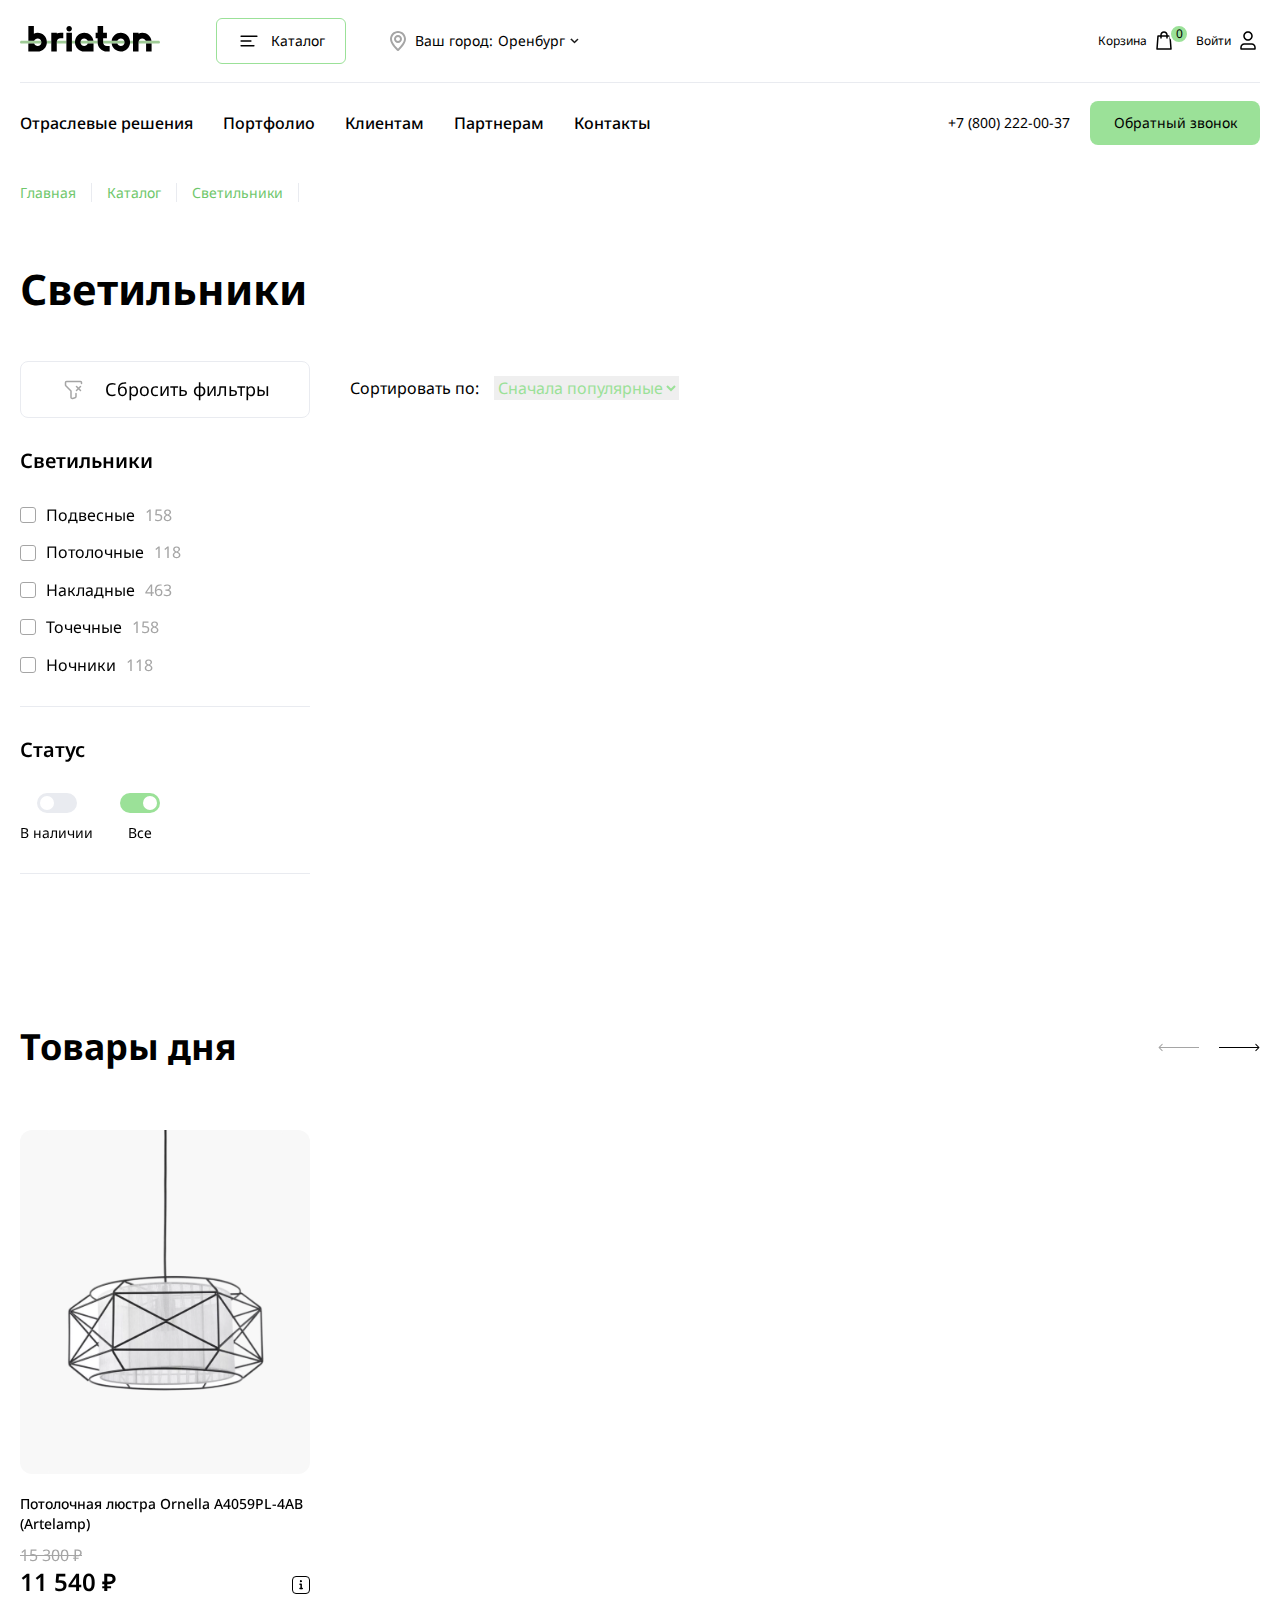
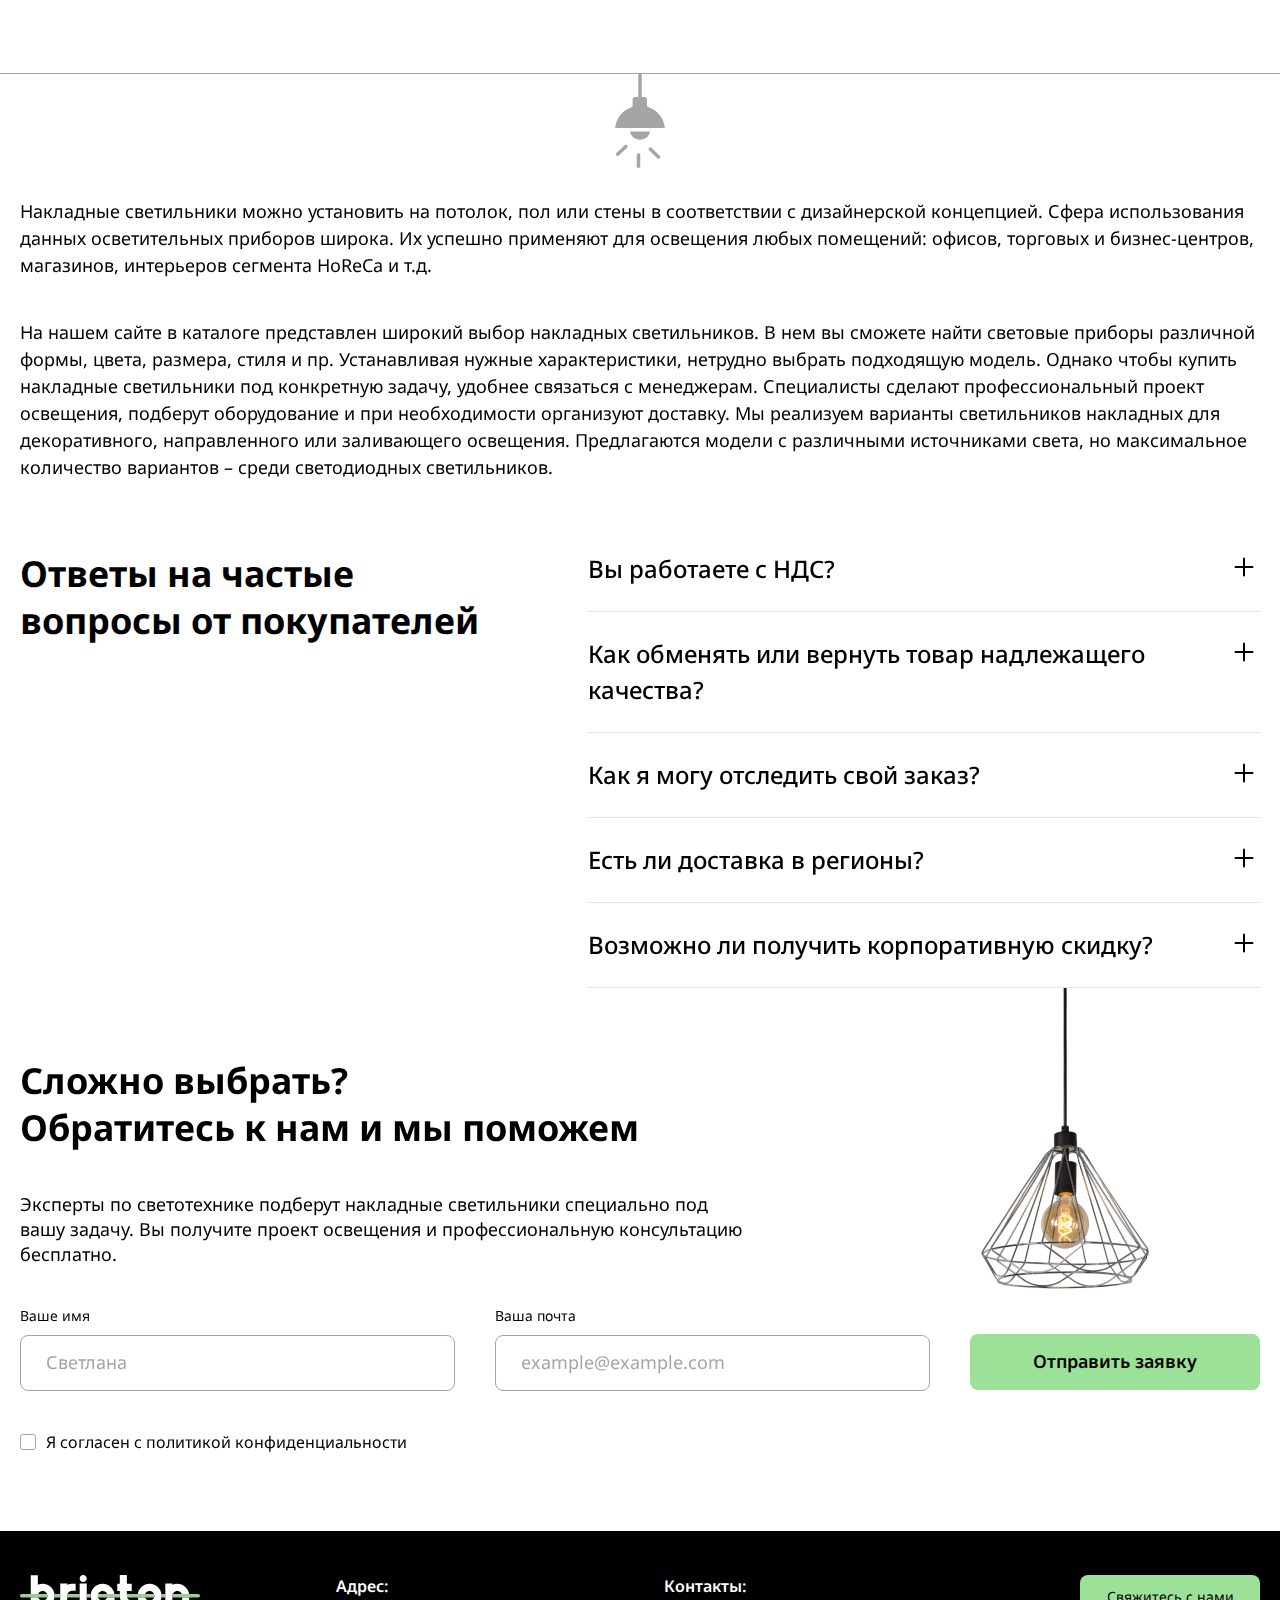
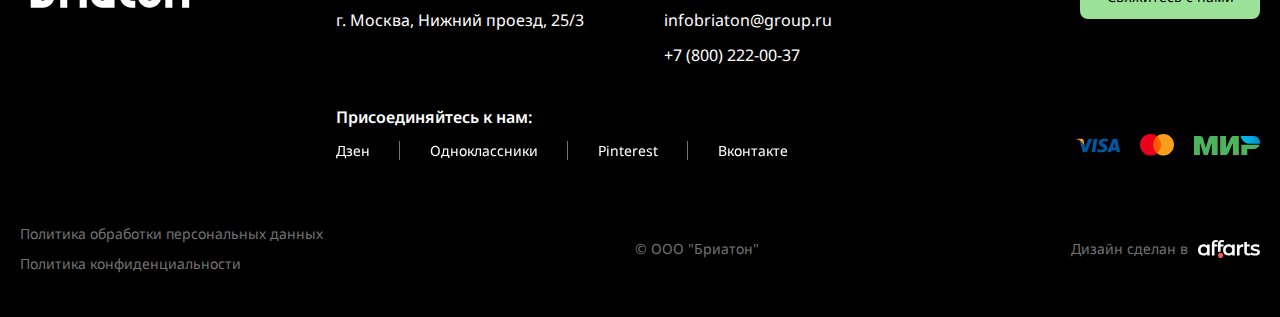
<file: index.html>
<!DOCTYPE html>
<html lang="ru">

<head>
  <meta charset="UTF-8">
  <meta name="viewport" content="width=device-width, initial-scale=1.0">
  <meta http-equiv="X-UA-Compatible" content="ie=edge">
  <link rel="stylesheet" href="css/style.css">
  <!-- <link rel="stylesheet" href="scss/css/tippy.css"> -->
  <title>Каталог товаров - Briaton</title>
</head>

<body>
  <header class="header">
    <div class="container">

      <!-- Header - top -->
      <div class="header__top">
        <a href="#" class="header__logo-link">
          <svg class="header__logo" width="140" height="26" aria-hidden="true">
            <use xlink:href="images/sprite.svg#icon-logo"></use>
          </svg>
        </a>
        <button class="header__catalog-btn" id="catalogButton" type="button">
          <svg class="header__logo" width="24" height="24" aria-hidden="true">
            <use xlink:href="images/sprite.svg#icon-menu"></use>
          </svg>
          <span class="header__catalog-text">Каталог</span>
        </button>

        <!-- Location -->
        <div class="header__location location">
          <svg class="location__icon" width="24" height="24" aria-hidden="true">
            <use xlink:href="images/sprite.svg#icon-location"></use>
          </svg>
          <span class="location__text">Ваш город:</span>
          <button class="location__city" id="locationCityButton" type="button">
            <span class="location__city-name" id="locationCityName">Оренбург</span>
            <svg class="location__arrow" width="9" height="6" aria-hidden="true">
              <use xlink:href="images/sprite.svg#icon-arrow-bottom"></use>
            </svg>
          </button>
          <ul class="location__sublist" id="locationSublist">
            <li class="location__subitem">
              <button class="location__sublink" type="button">Москва</button>
            </li>
            <li class="location__subitem">
              <button class="location__sublink" type="button">Оренбург</button>
            </li>
            <li class="location__subitem">
              <button class="location__sublink" type="button">Санкт-Петербург</button>
            </li>
          </ul>
        </div>

        <!-- User list -->
        <ul class="header__user-list">
          <li class="header__user-item">
            <button class="header__user-btn" type="button">
              <span class="header__user-text">Корзина</span>
              <svg class="header__user-icon" width="24" height="24" aria-hidden="true">
                <use xlink:href="images/sprite.svg#icon-basket"></use>
              </svg>
              <span class="header__user-count">0</span>
            </button>

            <!-- Basket -->
            <div class="header__basket basket">
              <ul class="basket__list">
              <!-- <li class="basket__item">
                <div class="basket__img">
                  <img src="images/item-1.png" alt="Фотография товара" height="60" width="60">
                </div>
                <span class="basket__name">Citilux Идальго CL434321 Бра с выключателем</span>
                <span class="basket__price">5690 руб</span>
                <button class="basket__item-close" type="button">
                  <svg class="main-menu__icon" width="24" height="24" aria-hidden="true">
                    <use xlink:href="images/sprite.svg#icon-close"></use>
                  </svg>
                </button>
              </li> -->
              
              </ul>
              <!-- <a class="basket__link btn" href="#">Перейти к оформлению</a> -->
              <!-- <div class="basket__empty-block">Корзина пока пуста</div> -->
            </div>
          </li>
          <li class="header__user-item">
            <button class="header__user-btn" type="button">
              <span class="header__user-text">Войти</span>
              <svg class="header__user-icon" width="24" height="24" aria-hidden="true">
                <use xlink:href="images/sprite.svg#icon-user"></use>
              </svg>
            </button>
          </li>
        </ul>
      </div>

      <!-- Header - bottom -->
      <div class="header__bottom">
        <ul class="header__nav-list">
          <li class="header__nav-item">
            <a class="header__nav-link" href="#">Отраслевые решения</a>
          </li>
          <li class="header__nav-item">
            <a class="header__nav-link" href="#">Портфолио</a>
          </li>
          <li class="header__nav-item">
            <a class="header__nav-link" href="#">Клиентам</a>
          </li>
          <li class="header__nav-item">
            <a class="header__nav-link" href="#">Партнерам</a>
          </li>
          <li class="header__nav-item">
            <a class="header__nav-link" href="#">Контакты</a>
          </li>
        </ul>
        <div class="header__contacts">
          <a href="tel:+78002220037" class="header__phone">+7 (800) 222-00-37</a>
          <button class="header__btn btn" type="button">Обратный звонок</button>
        </div>
      </div>

      <!-- Catalog -->
      <div class="header__catalog main-menu" id="mainMenu">
        <div class="main-menu__wrapper">
          <div class="main-menu__heading">
            <h2 class="main-menu__title">Категории товаров</h2>
            <button class="main-menu__close" id="mainMenuClose" type="button">
              <svg class="main-menu__icon" width="24" height="24" aria-hidden="true">
                <use xlink:href="images/sprite.svg#icon-close"></use>
              </svg>
            </button>
          </div>
          <ul class="main-menu__list">
            <li class="main-menu__item">
              <a class="main-menu__link" href="#">Люстры</a>
            </li>
            <li class="main-menu__item">
              <a class="main-menu__link main-menu__link--active" href="#">Светильники</a>
            </li>
            <li class="main-menu__item">
              <a class="main-menu__link" href="#">Бра и подсветки</a>
            </li>
            <li class="main-menu__item">
              <a class="main-menu__link" href="#">Споты</a>
            </li>
            <li class="main-menu__item">
              <a class="main-menu__link" href="#">Настольные лампы</a>
            </li>
            <li class="main-menu__item">
              <a class="main-menu__link" href="#">Торшеры</a>
            </li>
            <li class="main-menu__item">
              <a class="main-menu__link" href="#">Трековые системы</a>
            </li>
            <li class="main-menu__item">
              <a class="main-menu__link" href="#">Уличное освещение</a>
            </li>
            <li class="main-menu__item">
              <a class="main-menu__link" href="#">Офисное освещение</a>
            </li>
            <li class="main-menu__item">
              <a class="main-menu__link" href="#">Лампочки</a>
            </li>
            <li class="main-menu__item">
              <a class="main-menu__link" href="#">Светодиоидная подсветка</a>
            </li>
            <li class="main-menu__item">
              <a class="main-menu__link" href="#">Предметы инерьера</a>
            </li>
            <li class="main-menu__item">
              <a class="main-menu__link" href="#">Электротовары</a>
            </li>
            <li class="main-menu__item">
              <a class="main-menu__link" href="#">Комплектующие</a>
            </li>
          </ul>
        </div>
      </div>
    </div>
  </header>

  <main>
    <!-- Breadcrumbs -->
    <div class="breadcrumbs">
      <div class="container">
        <ul class="breadcrumbs__list">
          <li class="breadcrumbs__item">
            <a class="breadcrumbs__link" href="#">Главная</a>
          </li>
          <li class="breadcrumbs__item">
            <a class="breadcrumbs__link" href="#">Каталог</a>
          </li>
          <li class="breadcrumbs__item">
            <a class="breadcrumbs__link" href="#">Светильники</a>
          </li>
        </ul>
      </div>
    </div>

    <section class="catalog">
      <div class="container">
        <h1 class="catalog__title">Светильники</h1>
        <div class="catalog__wrapper">
          <form action="#" method="get" class="catalog-form">
            <button class="catalog-form__reset" type="reset">
              <svg width="24" height="24" aria-hidden="true">
                <use xlink:href="images/sprite.svg#icon-filter"></use>
              </svg>
              <span class="catalog-form__reset-text">Сбросить фильтры</span>
            </button>
            <fieldset class="catalog-form__fieldset">
              <legend class="catalog-form__legend">Светильники</legend>
              <ul class="catalog-form__list-col">
                <li class="catalog-form__item-col">
                  <div class="custom-checkbox custom-checkbox--pendant">
                    <input class="visually-hidden custom-checkbox__field" id="pendant" type="checkbox" name="type"
                      value="pendant">
                    <label class="custom-checkbox__label" for="pendant">
                      <span class="custom-checkbox__name">
                        Подвесные
                      </span>
                      <svg class="custom-checkbox__icon" width="10" height="10" aria-hidden="true">
                        <use xlink:href="images/sprite.svg#icon-check"></use>
                      </svg>
                      <span class="custom-checkbox__count">158</span>
                    </label>
                  </div>
                </li>
                <li class="catalog-form__item-col">
                  <div class="custom-checkbox custom-checkbox--ceiling">
                    <input class="visually-hidden custom-checkbox__field" id="ceiling" type="checkbox" name="type"
                      value="ceiling">
                    <label class="custom-checkbox__label" for="ceiling">
                      <span class="custom-checkbox__name">
                        Потолочные
                      </span>
                      <svg class="custom-checkbox__icon" width="10" height="10" aria-hidden="true">
                        <use xlink:href="images/sprite.svg#icon-check"></use>
                      </svg>
                      <span class="custom-checkbox__count">118</span>
                    </label>
                  </div>
                </li>
                <li class="catalog-form__item-col">
                  <div class="custom-checkbox custom-checkbox--overhead">
                    <input class="visually-hidden custom-checkbox__field" id="overhead" type="checkbox" name="type"
                      value="overhead">
                    <label class="custom-checkbox__label" for="overhead">
                      <span class="custom-checkbox__name">
                        Накладные
                      </span>
                      <svg class="custom-checkbox__icon" width="10" height="10" aria-hidden="true">
                        <use xlink:href="images/sprite.svg#icon-check"></use>
                      </svg>
                      <span class="custom-checkbox__count">463</span>
                    </label>
                  </div>
                </li>
                <li class="catalog-form__item-col">
                  <div class="custom-checkbox custom-checkbox--point">
                    <input class="visually-hidden custom-checkbox__field" id="point" type="checkbox" name="type"
                      value="point">
                    <label class="custom-checkbox__label" for="point">
                      <span class="custom-checkbox__name">
                        Точечные
                      </span>
                      <svg class="custom-checkbox__icon" width="10" height="10" aria-hidden="true">
                        <use xlink:href="images/sprite.svg#icon-check"></use>
                      </svg>
                      <span class="custom-checkbox__count">158</span>
                    </label>
                  </div>
                </li>
                <li class="catalog-form__item-col">
                  <div class="custom-checkbox custom-checkbox--nightlights">
                    <input class="visually-hidden custom-checkbox__field" id="nightlights" type="checkbox" name="type"
                      value="nightlights">
                    <label class="custom-checkbox__label" for="nightlights">
                      <span class="custom-checkbox__name">
                        Ночники
                      </span>
                      <svg class="custom-checkbox__icon" width="10" height="10" aria-hidden="true">
                        <use xlink:href="images/sprite.svg#icon-check"></use>
                      </svg>
                      <span class="custom-checkbox__count">118</span>
                    </label>
                  </div>
                </li>
              </ul>
            </fieldset>
            <fieldset class="catalog-form__fieldset">
              <legend class="catalog-form__legend">Статус</legend>
              <ul class="catalog-form__list-row">
                <li class="catalog-form__item-row">
                  <div class="custom-radio">
                    <input class="visually-hidden custom-radio__field" id="instock" type="radio" name="status"
                      value="instock">
                    <label class="custom-radio__label" for="instock">
                      <span class="custom-radio__toggle"></span>
                      <span class="custom-radio__text">В наличии</span>
                    </label>
                  </div>
                </li>
                <li class="catalog-form__item-row">
                  <div class="custom-radio">
                    <input class="visually-hidden custom-radio__field" id="all-item" type="radio" name="status"
                      value="all-item" checked>
                    <label class="custom-radio__label" for="all-item">
                      <span class="custom-radio__toggle"></span>
                      <span class="custom-radio__text">Все</span>
                    </label>
                  </div>
                </li>
              </ul>
            </fieldset>
          </form>
          <div class="catalog__products">
            <div class="catalog__sort">
              <p class="catalog__sort-text">Сортировать по:</p>
              <select class="catalog__sort-select" name="sort">
                <option value="rating-max">Сначала популярные</option>
                <option value="price-min">Сначала дешёвые</option>
                <option value="price-max">Сначала дорогие</option>
              </select>
            </div>
            <ul class="catalog__list">
              <!-- <li class="catalog__item">
                <div class="product-card">
                  <div class="product-card__visual">
                    <img class="product-card__img" src="images/item-1.png" height="436" width="290"
                      alt="Изображение товара">
                    <div class="product-card__more">
                      <a href="#" class="product-card__link btn btn--icon">
                        <span class="btn__text">В корзину</span>
                        <svg width="24" height="24" aria-hidden="true">
                          <use xlink:href="images/sprite.svg#icon-basket"></use>
                        </svg>
                      </a>
                      <a href="#" class="product-card__link btn btn--secondary">
                        <span class="btn__text">Подробнее</span>
                      </a>
                    </div>
                  </div>
                  <div class="product-card__info">
                    <h2 class="product-card__title">Потолочная люстра Ornella A4059PL-4AB (Artelamp)</h2>
                    <span class="product-card__old">
                      <span class="product-card__old-number">15 300</span>
                      <span class="product-card__old-add">₽</span>
                    </span>
                    <span class="product-card__price">
                      <span class="product-card__price-number">11 540</span>
                      <span class="product-card__price-add">₽</span>
                    </span>
                    <div class="product-card__tooltip tooltip">
                      <button class="tooltip__btn" aria-label="Показать подсказку">
                        <svg class="tooltip__icon" width="5" height="10" aria-hidden="true">
                          <use xlink:href="images/sprite.svg#icon-i"></use>
                        </svg>
                      </button>
                      <div class="tooltip__content">
                        <span class="tooltip__text">Наличие товара по городам:</span>
                        <ul class="tooltip__list">
                          <li class="tooltip__item">
                            <span class="tooltip__text">Москва: <span class="tooltip__count">454</span></span>
                          </li>
                          <li class="tooltip__item">
                            <span class="tooltip__text">Оренбург: <span class="tooltip__count">381</span></span>
                          </li>
                          <li class="tooltip__item">
                            <span class="tooltip__text">Санкт-Петербург: <span class="tooltip__count">15</span></span>
                          </li>
                        </ul>
                      </div>
                    </div>
                  </div>
                </div>
              </li> -->
            </ul>
            <ol class="catalog__pagination">
              <!-- <li class="catalog__pagination-item">
                <button class="catalog__pagination-link">1</button>
              </li>
              <li class="catalog__pagination-item">
                <button class="catalog__pagination-link">2</button>
              </li>
              <li class="catalog__pagination-item">
                <button class="catalog__pagination-link">3</button>
              </li> -->
            </ol>
          </div>
        </div>
      </div>
    </section>

    <!-- Товары дня -->
    <section class="day-products">
      <div class="container">
        <div class="day-products__top">
          <h2 class="day-products__title">Товары дня</h2>

          <!-- Навигация для слайдера -->
          <div class="day-products__navigation">
            <button class="day-products__navigation-btn day-products__navigation-btn--prev" disabled type="button">
              <svg width="41" height="9" aria-hidden="true">
                <use xlink:href="images/sprite.svg#icon-arrow-prev"></use>
              </svg>
            </button>
            <button class="day-products__navigation-btn day-products__navigation-btn--next" type="button">
              <svg width="41" height="9" aria-hidden="true">
                <use xlink:href="images/sprite.svg#icon-arrow-next"></use>
              </svg>
            </button>
          </div>
        </div>

        <!-- Слайдер -->
        <div class="day-products__slider swiper">
          <ul class="day-products__list swiper-wrapper">
            <li class="day-products__item swiper-slide">
              <div class="product-card product-card--small">
                <div class="product-card__visual">
                  <img class="product-card__img" src="images/item-7.png" height="344" width="290"
                    alt="Изображение товара">
                  <div class="product-card__more">
                    <a href="#" class="product-card__link btn btn--icon">
                      <span class="btn__text">В корзину</span>
                      <svg width="24" height="24" aria-hidden="true">
                        <use xlink:href="images/sprite.svg#icon-basket"></use>
                      </svg>
                    </a>
                    <a href="#" class="product-card__link btn btn--secondary">
                      <span class="btn__text">Подробнее</span>
                    </a>
                  </div>
                </div>
                <div class="product-card__info">
                  <h2 class="product-card__title">Потолочная люстра Ornella A4059PL-4AB (Artelamp)</h2>
                  <span class="product-card__old">
                    <span class="product-card__old-number">15 300</span>
                    <span class="product-card__old-add">₽</span>
                  </span>
                  <span class="product-card__price">
                    <span class="product-card__price-number">11 540</span>
                    <span class="product-card__price-add">₽</span>
                  </span>
                  <div class="product-card__tooltip tooltip">
                    <button class="tooltip__btn" aria-label="Показать подсказку">
                      <svg class="tooltip__icon" width="5" height="10" aria-hidden="true">
                        <use xlink:href="images/sprite.svg#icon-i"></use>
                      </svg>
                    </button>
                    <div class="tooltip__content">
                      <span class="tooltip__text">Наличие товара по городам:</span>
                      <ul class="tooltip__list">
                        <li class="tooltip__item">
                          <span class="tooltip__text">Москва: <span class="tooltip__count">454</span></span>
                        </li>
                        <li class="tooltip__item">
                          <span class="tooltip__text">Оренбург: <span class="tooltip__count">381</span></span>
                        </li>
                        <li class="tooltip__item">
                          <span class="tooltip__text">Санкт-Петербург: <span class="tooltip__count">15</span></span>
                        </li>
                      </ul>
                    </div>
                  </div>
                </div>
              </div>
            </li>
          </ul>
        </div>
      </div>
    </section>

    <!-- Описание компании -->
    <section class="description">
      <div class="container">
        <svg class="description__lamp" width="94" height="94" aria-hidden="true">
          <use xlink:href="images/sprite.svg#icon-lamp"></use>
        </svg>
        <h2 class="visually-hidden">Описание магазина</h2>
        <div class="description__texts">
          <p>Накладные светильники можно установить на потолок, пол или стены в соответствии с дизайнерской концепцией.
            Сфера использования данных осветительных приборов широка. Их успешно применяют для освещения любых
            помещений: офисов, торговых и бизнес-центров, магазинов, интерьеров сегмента HoReCa и т.д.
          </p>
          <p>На нашем сайте в каталоге представлен широкий выбор накладных светильников. В нем вы сможете найти световые
            приборы различной формы, цвета, размера, стиля и пр. Устанавливая нужные характеристики, нетрудно выбрать
            подходящую модель. Однако чтобы купить накладные светильники под конкретную задачу, удобнее связаться с
            менеджерам. Специалисты сделают профессиональный проект освещения, подберут оборудование и при необходимости
            организуют доставку. Мы реализуем варианты светильников накладных для декоративного, направленного или
            заливающего освещения. Предлагаются модели с различными источниками света, но максимальное количество
            вариантов – среди светодиодных светильников.</p>
        </div>
      </div>
    </section>

    <!-- FAQ -->
    <section class="faq">
      <div class="container">
        <div class="faq__wrapper">
          <h2 class="faq__title">Ответы на частые вопросы от покупателей</h2>
          <div class="faq__accordion accordion">
            <div class="accordion__element">
              <button class="accordion__btn" type="button">
                <span class="accordion__btn-text">Вы работаете с НДС?</span>
                <span class="accordion__btn-icon"></span>
              </button>
              <div class="accordion__content">
                <div class="accordion__inner">
                  <div class="accordion__text">
                    <p>Вы можете отказаться от покупки. Товар должен быть надлежащего качества. Убедитесь, что сохранён
                      товарный вид, потребительские свойства, а также имеется документ, подтверждающий покупку товара,
                      на товаре отсутствуют следы сборки, ухудшающие его товарный вид.</p>
                    <p>Обращаем Ваше внимание, что расходы на доставку товара в случае возврата или обмена товара
                      надлежащего качества несет Покупатель.</p>
                  </div>
                </div>
              </div>
            </div>
            <div class="accordion__element">
              <button class="accordion__btn" type="button">
                <span class="accordion__btn-text">Как обменять или вернуть товар надлежащего качества?</span>
                <span class="accordion__btn-icon"></span>
              </button>
              <div class="accordion__content">
                <div class="accordion__inner">
                  <div class="accordion__text">
                    <p>Вы можете отказаться от покупки. Товар должен быть надлежащего качества. Убедитесь, что сохранён
                      товарный вид, потребительские свойства, а также имеется документ, подтверждающий покупку товара,
                      на товаре отсутствуют следы сборки, ухудшающие его товарный вид.</p>
                    <p>Обращаем Ваше внимание, что расходы на доставку товара в случае возврата или обмена товара
                      надлежащего качества несет Покупатель.</p>
                  </div>
                </div>
              </div>
            </div>
            <div class="accordion__element">
              <button class="accordion__btn" type="button">
                <span class="accordion__btn-text">Как я могу отследить свой заказ?</span>
                <span class="accordion__btn-icon"></span>
              </button>
              <div class="accordion__content">
                <div class="accordion__inner">
                  <div class="accordion__text">
                    <p>Вы можете отказаться от покупки. Товар должен быть надлежащего качества. Убедитесь, что сохранён
                      товарный вид, потребительские свойства, а также имеется документ, подтверждающий покупку товара,
                      на товаре отсутствуют следы сборки, ухудшающие его товарный вид.</p>
                    <p>Обращаем Ваше внимание, что расходы на доставку товара в случае возврата или обмена товара
                      надлежащего качества несет Покупатель.</p>
                  </div>
                </div>
              </div>
            </div>
            <div class="accordion__element">
              <button class="accordion__btn" type="button">
                <span class="accordion__btn-text">Есть ли доставка в регионы?</span>
                <span class="accordion__btn-icon"></span>
              </button>
              <div class="accordion__content">
                <div class="accordion__inner">
                  <div class="accordion__text">
                    <p>Вы можете отказаться от покупки. Товар должен быть надлежащего качества. Убедитесь, что сохранён
                      товарный вид, потребительские свойства, а также имеется документ, подтверждающий покупку товара,
                      на товаре отсутствуют следы сборки, ухудшающие его товарный вид.</p>
                    <p>Обращаем Ваше внимание, что расходы на доставку товара в случае возврата или обмена товара
                      надлежащего качества несет Покупатель.</p>
                  </div>
                </div>
              </div>
            </div>
            <div class="accordion__element">
              <button class="accordion__btn" type="button">
                <span class="accordion__btn-text">Возможно ли получить корпоративную скидку?</span>
                <span class="accordion__btn-icon"></span>
              </button>
              <div class="accordion__content">
                <div class="accordion__inner">
                  <div class="accordion__text">
                    <p>Вы можете отказаться от покупки. Товар должен быть надлежащего качества. Убедитесь, что сохранён
                      товарный вид, потребительские свойства, а также имеется документ, подтверждающий покупку товара,
                      на товаре отсутствуют следы сборки, ухудшающие его товарный вид.</p>
                    <p>Обращаем Ваше внимание, что расходы на доставку товара в случае возврата или обмена товара
                      надлежащего качества несет Покупатель.</p>
                  </div>
                </div>
              </div>
            </div>
          </div>
        </div>
      </div>
    </section>

    <!-- Форма -->
    <section class="questions">
      <div class="container">
        <div class="questions__wrapper">
          <h2 class="questions__title">
            <span class="questions__title-text">Сложно выбрать?</span>
            <span class="questions__title-text">Обратитесь к нам и мы поможем</span>
          </h2>
          <img class="questions__img" src="images/lamp.png" width="253" height="319" alt="Фотография лампы">
          <p class="questions__text">Эксперты по светотехнике подберут накладные светильники специально под вашу задачу.
            Вы получите проект освещения и профессиональную консультацию бесплатно.</p>
          <form action="#" method="POST" class="questions__form" id="questionsForm">
            <div class="questions__inner">
              <div class="custom-input">
                <label for="name" class="custon-input__label">Ваше имя</label>
                <input type="text" class="custom-input__field" id="name" placeholder="Светлана">
              </div>
              <div class="custom-input">
                <label for="email" class="custon-input__label">Ваша почта</label>
                <input type="email" class="custom-input__field" id="email" placeholder="example@example.com">
              </div>
              <button class="questions__btn btn btn--big" type="submit">Отправить заявку</button>
            </div>
            <div class="custom-checkbox">
              <input class="visually-hidden custom-checkbox__field" id="agree" type="checkbox" name="pendant">
              <label class="custom-checkbox__label" for="agree">
                <span class="custom-checkbox__name">Я согласен с политикой конфиденциальности</span>
                <svg class="custom-checkbox__icon" width="10" height="10" aria-hidden="true">
                  <use xlink:href="images/sprite.svg#icon-check"></use>
                </svg>
              </label>
            </div>
          </form>
        </div>
      </div>
    </section>
  </main>

  <footer class="footer">
    <div class="container">
      <div class="footer__main">
        <a class="footer__logo-link" href="#">
          <svg class="footer__logo" width="180" height="33" aria-hidden="true">
            <use xlink:href="images/sprite.svg#icon-logo-black"></use>
          </svg>
        </a>
        <div class="footer__menu">
          <div class="footer__box">
            <div class="footer__contact">
              <span class="footer__name">Адрес:</span>
              <span class="footer__contact-link">г. Москва, Нижний проезд, 25/3</span>
            </div>
            <div class="footer__contact">
              <span class="footer__name">Контакты:</span>
              <a class="footer__contact-link" href="mailto:infobriaton@group.ru">infobriaton@group.ru</a>
              <a class="footer__contact-link" href="tel:+78002220037">+7 (800) 222-00-37</a>
            </div>
          </div>
          <div class="footer__social">
            <span class="footer__name">Присоединяйтесь к нам:</span>
            <ul class="footer__social-list">
              <li class="footer__social-item">
                <a class="footer__social-link" href="#">Дзен</a>
              </li>
              <li class="footer__social-item">
                <a class="footer__social-link" href="#">Одноклассники</a>
              </li>
              <li class="footer__social-item">
                <a class="footer__social-link" href="#">Pinterest</a>
              </li>
              <li class="footer__social-item">
                <a class="footer__social-link" href="#">Вконтакте</a>
              </li>
            </ul>
          </div>
        </div>
        <div class="footer__info">
          <button class="footer__btn btn">Свяжитесь с нами</button>
          <ul class="footer__cards">
            <li class="footer__card">
              <svg class="footer__logo" width="44" height="15" aria-hidden="true">
                <use xlink:href="images/sprite.svg#icon-visa"></use>
              </svg>
            </li>
            <li class="footer__card">
              <svg class="footer__logo" width="34" height="22" aria-hidden="true">
                <use xlink:href="images/sprite.svg#icon-mc"></use>
              </svg>
            </li>
            <li class="footer__card">
              <svg class="footer__logo" width="66" height="19" aria-hidden="true">
                <use xlink:href="images/sprite.svg#icon-mir"></use>
              </svg>
            </li>
          </ul>
        </div>
      </div>

      <div class="footer__bottom">
        <div class="footer__policy">
          <a class="footer__policy-link" href="#">Политика обработки персональных данных</a>
          <a class="footer__policy-link" href="#">Политика конфиденциальности</a>
        </div>
        <span class="footer__copyright">© ООО "Бриатон"</span>
        <a class="footer__develop" href="https://affarts.ru/">
          <span class="footer__develop-text">Дизайн сделан в</span>
          <svg class="footer__develop-logo" width="62" height="18" aria-hidden="true">
            <use xlink:href="images/sprite.svg#icon-affarts"></use>
          </svg>
        </a>
      </div>
    </div>
  </footer>
  <script src="./js/vendor/swiper.js"></script>
  <script src="./js/vendor/just-validate.js"></script>
  <script src="./js/vendor/popprjs.min.js"></script>
  <script src="./js/vendor/tippy.min.js"></script>
  <script src="./js/main.js" type="module"></script>
</body>

</html>
</file>
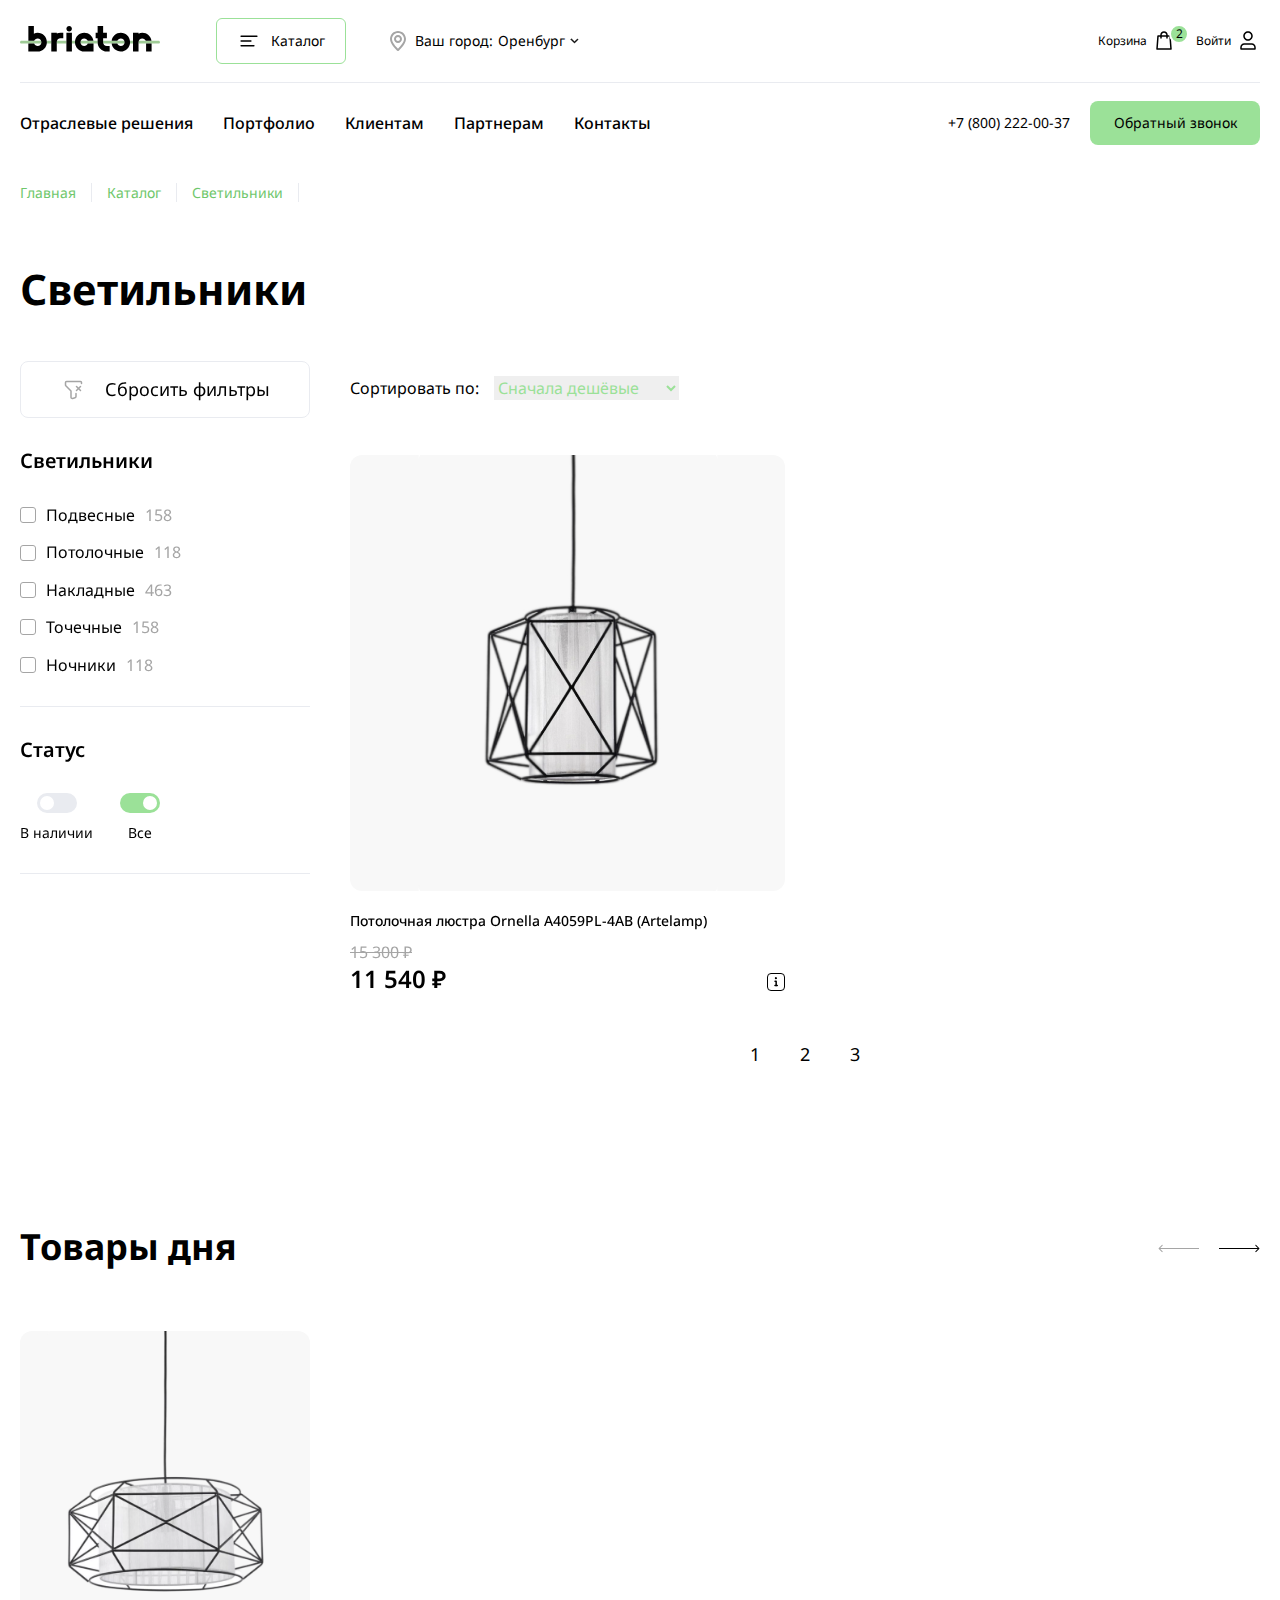
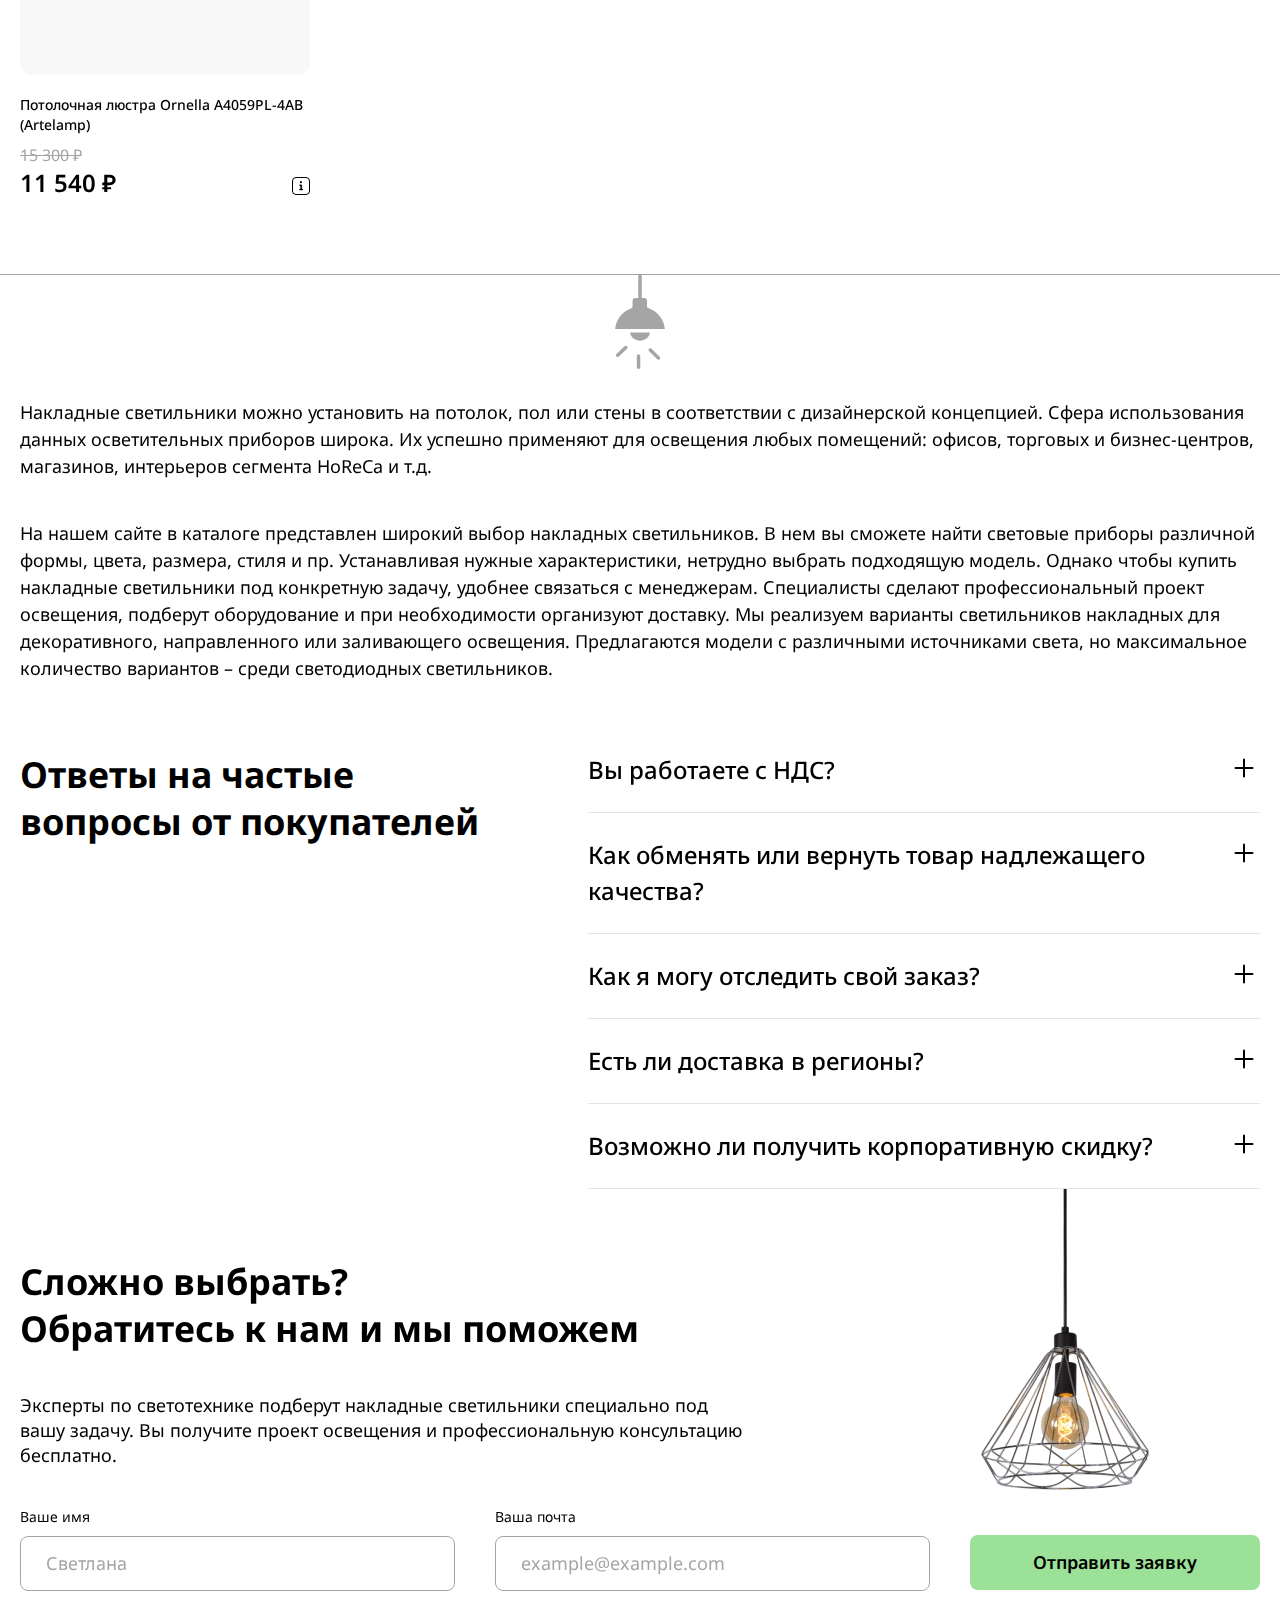
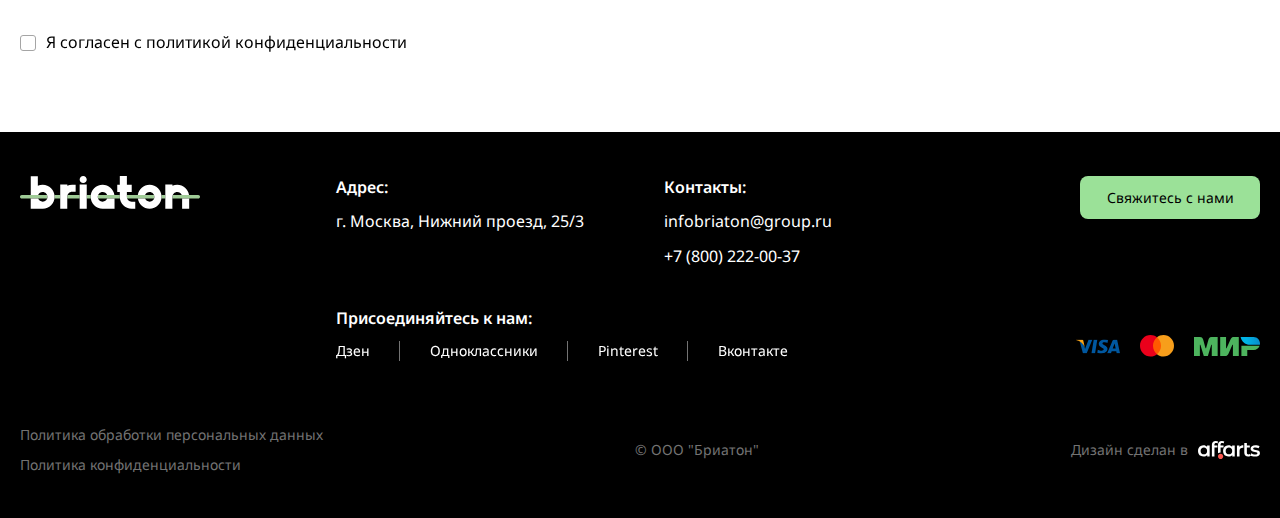
<file: catalog.html>
<!DOCTYPE html>
<html lang="ru">
<head>
  <meta charset="UTF-8">
  <meta name="viewport" content="width=device-width, initial-scale=1.0">
  <meta http-equiv="X-UA-Compatible" content="ie=edge">
  <link rel="stylesheet" href="css/style.css">
  <title>Каталог товаров - Briaton</title>
</head>

<body>
<header class="header">
  <div class="container">

    <!-- Header - top -->
    <div class="header__top">
      <a href="#" class="header__logo-link">
        <svg class="header__logo" width="140" height="26" aria-hidden="true">
          <use xlink:href="images/sprite.svg#icon-logo"></use>
        </svg>
      </a>
      <button class="header__catalog-btn" id="catalogButton" type="button">
        <svg class="header__logo" width="24" height="24" aria-hidden="true">
          <use xlink:href="images/sprite.svg#icon-menu"></use>
        </svg>
        <span class="header__catalog-text">Каталог</span>
      </button>

      <!-- Location -->
      <div class="header__location location">
        <svg class="location__icon" width="24" height="24" aria-hidden="true">
          <use xlink:href="images/sprite.svg#icon-location"></use>
        </svg>
        <span class="location__text">Ваш город:</span>
        <button class="location__city" id="locationCityButton" type="button">
          <span class="location__city-name" id="locationCityName">Оренбург</span>
          <svg class="location__arrow" width="9" height="6" aria-hidden="true">
            <use xlink:href="images/sprite.svg#icon-arrow-bottom"></use>
          </svg>
        </button>
        <ul class="location__sublist" id="locationSublist">
          <li class="location__subitem">
            <button class="location__sublink" type="button">Москва</button>
          </li>
          <li class="location__subitem">
            <button class="location__sublink" type="button">Оренбург</button>
          </li>
          <li class="location__subitem">
            <button class="location__sublink" type="button">Санкт-Петербург</button>
          </li>
        </ul>
      </div>

      <!-- User list -->
      <ul class="header__user-list">
        <li class="header__user-item">
          <button class="header__user-btn" type="button">
            <span class="header__user-text">Корзина</span>
            <svg class="header__user-icon" width="24" height="24" aria-hidden="true">
              <use xlink:href="images/sprite.svg#icon-basket"></use>
            </svg>
            <span class="header__user-count">2</span>
          </button>

          <!-- Basket -->
          <div class="header__basket basket">
            <ul class="basket__list">
              <!--
              <li class="basket__item">
                <div class="basket__img">
                  <img src="images/item-1.png" alt="Фотография товара" height="60" width="60">
                </div>
                <span class="basket__name">Citilux Идальго CL434321 Бра с выключателем</span>
                <span class="basket__price">5690 руб</span>
                <button class="basket__item-close" type="button">
                  <svg class="main-menu__icon" width="24" height="24" aria-hidden="true">
                    <use xlink:href="images/sprite.svg#icon-close"></use>
                  </svg>
                </button>
              </li>
               -->
            </ul>
            <!-- <a class="basket__link btn" href="#">Перейти к оформлению</a> -->
            <div class="basket__empty-block">Корзина пока пуста</div>
          </div>
        </li>
        <li class="header__user-item">
          <button class="header__user-btn" type="button">
            <span class="header__user-text">Войти</span>
            <svg class="header__user-icon" width="24" height="24" aria-hidden="true">
              <use xlink:href="images/sprite.svg#icon-user"></use>
            </svg>
          </button>
        </li>
      </ul>
    </div>

    <!-- Header - bottom -->
    <div class="header__bottom">
      <ul class="header__nav-list">
        <li class="header__nav-item">
          <a class="header__nav-link" href="#">Отраслевые решения</a>
        </li>
        <li class="header__nav-item">
          <a class="header__nav-link" href="#">Портфолио</a>
        </li>
        <li class="header__nav-item">
          <a class="header__nav-link" href="#">Клиентам</a>
        </li>
        <li class="header__nav-item">
          <a class="header__nav-link" href="#">Партнерам</a>
        </li>
        <li class="header__nav-item">
          <a class="header__nav-link" href="#">Контакты</a>
        </li>
      </ul>
      <div class="header__contacts">
        <a href="tel:+78002220037" class="header__phone">+7 (800) 222-00-37</a>
        <button class="header__btn btn" type="button">Обратный звонок</button>
      </div>
    </div>

    <!-- Catalog -->
    <div class="header__catalog main-menu" id="mainMenu">
      <div class="main-menu__wrapper">
        <div class="main-menu__heading">
          <h2 class="main-menu__title">Категории товаров</h2>
          <button class="main-menu__close" id="mainMenuClose" type="button">
            <svg class="main-menu__icon" width="24" height="24" aria-hidden="true">
              <use xlink:href="images/sprite.svg#icon-close"></use>
            </svg>
          </button>
        </div>
        <ul class="main-menu__list">
          <li class="main-menu__item">
            <a class="main-menu__link" href="#">Люстры</a>
          </li>
          <li class="main-menu__item">
            <a class="main-menu__link main-menu__link--active" href="#">Светильники</a>
          </li>
          <li class="main-menu__item">
            <a class="main-menu__link" href="#">Бра и подсветки</a>
          </li>
          <li class="main-menu__item">
            <a class="main-menu__link" href="#">Споты</a>
          </li>
          <li class="main-menu__item">
            <a class="main-menu__link" href="#">Настольные лампы</a>
          </li>
          <li class="main-menu__item">
            <a class="main-menu__link" href="#">Торшеры</a>
          </li>
          <li class="main-menu__item">
            <a class="main-menu__link" href="#">Трековые системы</a>
          </li>
          <li class="main-menu__item">
            <a class="main-menu__link" href="#">Уличное освещение</a>
          </li>
          <li class="main-menu__item">
            <a class="main-menu__link" href="#">Офисное освещение</a>
          </li>
          <li class="main-menu__item">
            <a class="main-menu__link" href="#">Лампочки</a>
          </li>
          <li class="main-menu__item">
            <a class="main-menu__link" href="#">Светодиоидная подсветка</a>
          </li>
          <li class="main-menu__item">
            <a class="main-menu__link" href="#">Предметы инерьера</a>
          </li>
          <li class="main-menu__item">
            <a class="main-menu__link" href="#">Электротовары</a>
          </li>
          <li class="main-menu__item">
            <a class="main-menu__link" href="#">Комплектующие</a>
          </li>
        </ul>
      </div>
    </div>
  </div>
</header>

<main>
  <!-- Breadcrumbs -->
  <div class="breadcrumbs">
    <div class="container">
      <ul class="breadcrumbs__list">
        <li class="breadcrumbs__item">
          <a class="breadcrumbs__link" href="#">Главная</a>
        </li>
        <li class="breadcrumbs__item">
          <a class="breadcrumbs__link" href="#">Каталог</a>
        </li>
        <li class="breadcrumbs__item">
          <a class="breadcrumbs__link" href="#">Светильники</a>
        </li>
      </ul>
    </div>
  </div>

  <section class="catalog">
    <div class="container">
      <h1 class="catalog__title">Светильники</h1>
      <div class="catalog__wrapper">
        <form action="#" method="get" class="catalog-form">
          <button class="catalog-form__reset" type="reset">
            <svg width="24" height="24" aria-hidden="true">
              <use xlink:href="images/sprite.svg#icon-filter"></use>
            </svg>
            <span class="catalog-form__reset-text">Сбросить фильтры</span>
          </button>
          <fieldset class="catalog-form__fieldset">
            <legend class="catalog-form__legend">Светильники</legend>
            <ul class="catalog-form__list-col">
              <li class="catalog-form__item-col">
                <div class="custom-checkbox custom-checkbox--pendant">
                  <input class="visually-hidden custom-checkbox__field" id="pendant" type="checkbox" name="type" value="pendant">
                  <label class="custom-checkbox__label" for="pendant">
                      <span class="custom-checkbox__name">
                        Подвесные
                      </span>
                    <svg class="custom-checkbox__icon" width="10" height="10" aria-hidden="true">
                      <use xlink:href="images/sprite.svg#icon-check"></use>
                    </svg>
                    <span class="custom-checkbox__count">158</span>
                  </label>
                </div>
              </li>
              <li class="catalog-form__item-col">
                <div class="custom-checkbox custom-checkbox--ceiling">
                  <input class="visually-hidden custom-checkbox__field" id="ceiling" type="checkbox" name="type" value="ceiling">
                  <label class="custom-checkbox__label" for="ceiling">
                      <span class="custom-checkbox__name">
                        Потолочные
                      </span>
                    <svg class="custom-checkbox__icon" width="10" height="10" aria-hidden="true">
                      <use xlink:href="images/sprite.svg#icon-check"></use>
                    </svg>
                    <span class="custom-checkbox__count">118</span>
                  </label>
                </div>
              </li>
              <li class="catalog-form__item-col">
                <div class="custom-checkbox custom-checkbox--overhead">
                  <input class="visually-hidden custom-checkbox__field" id="overhead" type="checkbox" name="type" value="overhead">
                  <label class="custom-checkbox__label" for="overhead">
                      <span class="custom-checkbox__name">
                        Накладные
                      </span>
                    <svg class="custom-checkbox__icon" width="10" height="10" aria-hidden="true">
                      <use xlink:href="images/sprite.svg#icon-check"></use>
                    </svg>
                    <span class="custom-checkbox__count">463</span>
                  </label>
                </div>
              </li>
              <li class="catalog-form__item-col">
                <div class="custom-checkbox custom-checkbox--point">
                  <input class="visually-hidden custom-checkbox__field" id="point" type="checkbox" name="type" value="point">
                  <label class="custom-checkbox__label" for="point">
                      <span class="custom-checkbox__name">
                        Точечные
                      </span>
                    <svg class="custom-checkbox__icon" width="10" height="10" aria-hidden="true">
                      <use xlink:href="images/sprite.svg#icon-check"></use>
                    </svg>
                    <span class="custom-checkbox__count">158</span>
                  </label>
                </div>
              </li>
              <li class="catalog-form__item-col">
                <div class="custom-checkbox custom-checkbox--nightlights">
                  <input class="visually-hidden custom-checkbox__field" id="nightlights" type="checkbox"
                         name="type" value="nightlights">
                  <label class="custom-checkbox__label" for="nightlights">
                      <span class="custom-checkbox__name">
                        Ночники
                      </span>
                    <svg class="custom-checkbox__icon" width="10" height="10" aria-hidden="true">
                      <use xlink:href="images/sprite.svg#icon-check"></use>
                    </svg>
                    <span class="custom-checkbox__count">118</span>
                  </label>
                </div>
              </li>
            </ul>
          </fieldset>
          <fieldset class="catalog-form__fieldset">
            <legend class="catalog-form__legend">Статус</legend>
            <ul class="catalog-form__list-row">
              <li class="catalog-form__item-row">
                <div class="custom-radio">
                  <input class="visually-hidden custom-radio__field" id="instock" type="radio" name="status"
                         value="instock">
                  <label class="custom-radio__label" for="instock">
                    <span class="custom-radio__toggle"></span>
                    <span class="custom-radio__text">В наличии</span>
                  </label>
                </div>
              </li>
              <li class="catalog-form__item-row">
                <div class="custom-radio">
                  <input class="visually-hidden custom-radio__field" id="all-item" type="radio" name="status"
                         value="all-item" checked>
                  <label class="custom-radio__label" for="all-item">
                    <span class="custom-radio__toggle"></span>
                    <span class="custom-radio__text">Все</span>
                  </label>
                </div>
              </li>
            </ul>
          </fieldset>
        </form>
        <div class="catalog__products">
          <div class="catalog__sort">
            <p class="catalog__sort-text">Сортировать по:</p>
            <select class="catalog__sort-select" name="sort">
              <option value="price-min">Сначала дешёвые</option>
              <option value="price-max">Сначала дорогие</option>
              <option value="rating-max">Сначала популярные</option>
            </select>
          </div>
          <ul class="catalog__list">
            <li class="catalog__item">
              <div class="product-card">
                <div class="product-card__visual">
                  <img class="product-card__img" src="images/item-1.png" height="436" width="290"
                       alt="Изображение товара">
                  <div class="product-card__more">
                    <a href="#" class="product-card__link btn btn--icon">
                      <span class="btn__text">В корзину</span>
                      <svg width="24" height="24" aria-hidden="true">
                        <use xlink:href="images/sprite.svg#icon-basket"></use>
                      </svg>
                    </a>
                    <a href="#" class="product-card__link btn btn--secondary">
                      <span class="btn__text">Подробнее</span>
                    </a>
                  </div>
                </div>
                <div class="product-card__info">
                  <h2 class="product-card__title">Потолочная люстра Ornella A4059PL-4AB (Artelamp)</h2>
                  <span class="product-card__old">
                  <span class="product-card__old-number">15 300</span>
                  <span class="product-card__old-add">₽</span>
                </span>
                  <span class="product-card__price">
                  <span class="product-card__price-number">11 540</span>
                  <span class="product-card__price-add">₽</span>
                </span>
                  <div class="product-card__tooltip tooltip">
                    <button class="tooltip__btn" aria-label="Показать подсказку">
                      <svg class="tooltip__icon" width="5" height="10" aria-hidden="true">
                        <use xlink:href="images/sprite.svg#icon-i"></use>
                      </svg>
                    </button>
                    <div class="tooltip__content">
                      <span class="tooltip__text">Наличие товара по городам:</span>
                      <ul class="tooltip__list">
                        <li class="tooltip__item">
                          <span class="tooltip__text">Москва: <span class="tooltip__count">454</span></span>
                        </li>
                        <li class="tooltip__item">
                          <span class="tooltip__text">Оренбург: <span class="tooltip__count">381</span></span>
                        </li>
                        <li class="tooltip__item">
                          <span class="tooltip__text">Санкт-Петербург: <span class="tooltip__count">15</span></span>
                        </li>
                      </ul>
                    </div>
                  </div>
                </div>
              </div>
            </li>
          </ul>
          <ol class="catalog__pagination">
            <li class="catalog__pagination-item">
              <button class="catalog__pagination-link">1</button>
            </li>
            <li class="catalog__pagination-item">
              <button class="catalog__pagination-link">2</button>
            </li>
            <li class="catalog__pagination-item">
              <button class="catalog__pagination-link">3</button>
            </li>
          </ol>
        </div>
      </div>
    </div>
  </section>

  <!-- Товары дня -->
  <section class="day-products">
    <div class="container">
      <div class="day-products__top">
        <h2 class="day-products__title">Товары дня</h2>

        <!-- Навигация для слайдера -->
        <div class="day-products__navigation">
          <button class="day-products__navigation-btn day-products__navigation-btn--prev" disabled type="button">
            <svg width="41" height="9" aria-hidden="true">
              <use xlink:href="images/sprite.svg#icon-arrow-prev"></use>
            </svg>
          </button>
          <button class="day-products__navigation-btn day-products__navigation-btn--next" type="button">
            <svg width="41" height="9" aria-hidden="true">
              <use xlink:href="images/sprite.svg#icon-arrow-next"></use>
            </svg>
          </button>
        </div>
      </div>

      <!-- Слайдер -->
      <div class="day-products__slider swiper">
        <ul class="day-products__list swiper-wrapper">
          <li class="day-products__item">
            <div class="product-card product-card--small">
              <div class="product-card__visual">
                <img class="product-card__img" src="images/item-7.png" height="344" width="290"
                     alt="Изображение товара">
                <div class="product-card__more">
                  <a href="#" class="product-card__link btn btn--icon">
                    <span class="btn__text">В корзину</span>
                    <svg width="24" height="24" aria-hidden="true">
                      <use xlink:href="images/sprite.svg#icon-basket"></use>
                    </svg>
                  </a>
                  <a href="#" class="product-card__link btn btn--secondary">
                    <span class="btn__text">Подробнее</span>
                  </a>
                </div>
              </div>
              <div class="product-card__info">
                <h2 class="product-card__title">Потолочная люстра Ornella A4059PL-4AB (Artelamp)</h2>
                <span class="product-card__old">
                  <span class="product-card__old-number">15 300</span>
                  <span class="product-card__old-add">₽</span>
                </span>
                <span class="product-card__price">
                  <span class="product-card__price-number">11 540</span>
                  <span class="product-card__price-add">₽</span>
                </span>
                <div class="product-card__tooltip tooltip">
                  <button class="tooltip__btn" aria-label="Показать подсказку">
                    <svg class="tooltip__icon" width="5" height="10" aria-hidden="true">
                      <use xlink:href="images/sprite.svg#icon-i"></use>
                    </svg>
                  </button>
                  <div class="tooltip__content">
                    <span class="tooltip__text">Наличие товара по городам:</span>
                    <ul class="tooltip__list">
                      <li class="tooltip__item">
                        <span class="tooltip__text">Москва: <span class="tooltip__count">454</span></span>
                      </li>
                      <li class="tooltip__item">
                        <span class="tooltip__text">Оренбург: <span class="tooltip__count">381</span></span>
                      </li>
                      <li class="tooltip__item">
                        <span class="tooltip__text">Санкт-Петербург: <span class="tooltip__count">15</span></span>
                      </li>
                    </ul>
                  </div>
                </div>
              </div>
            </div>
          </li>
        </ul>
      </div>
    </div>
  </section>

  <!-- Описание компании -->
  <section class="description">
    <div class="container">
      <svg class="description__lamp" width="94" height="94" aria-hidden="true">
        <use xlink:href="images/sprite.svg#icon-lamp"></use>
      </svg>
      <h2 class="visually-hidden">Описание магазина</h2>
      <div class="description__texts">
        <p>Накладные светильники можно установить на потолок, пол или стены в соответствии с дизайнерской концепцией. Сфера использования данных осветительных приборов широка. Их успешно применяют для освещения любых помещений: офисов, торговых и бизнес-центров, магазинов, интерьеров сегмента HoReCa и т.д.
        </p>
        <p>На нашем сайте в каталоге представлен широкий выбор накладных светильников. В нем вы сможете найти световые приборы различной формы, цвета, размера, стиля и пр. Устанавливая нужные характеристики, нетрудно выбрать подходящую модель. Однако чтобы купить накладные светильники под конкретную задачу, удобнее связаться с менеджерам. Специалисты сделают профессиональный проект освещения, подберут оборудование и при необходимости организуют доставку. Мы реализуем варианты светильников накладных для декоративного, направленного или заливающего освещения. Предлагаются модели с различными источниками света, но максимальное количество вариантов – среди светодиодных светильников.</p>
      </div>
    </div>
  </section>

  <!-- FAQ -->
  <section class="faq">
    <div class="container">
      <div class="faq__wrapper">
        <h2 class="faq__title">Ответы на частые вопросы от покупателей</h2>
        <div class="faq__accordion accordion">
          <div class="accordion__element">
            <button class="accordion__btn" type="button">
              <span class="accordion__btn-text">Вы работаете с НДС?</span>
              <span class="accordion__btn-icon"></span>
            </button>
            <div class="accordion__content">
              <div class="accordion__inner">
                <div class="accordion__text">
                  <p>Вы можете отказаться от покупки. Товар должен быть надлежащего качества. Убедитесь, что сохранён товарный вид, потребительские свойства, а также имеется документ, подтверждающий покупку товара, на товаре отсутствуют следы сборки, ухудшающие его товарный вид.</p>
                  <p>Обращаем Ваше внимание, что расходы на доставку товара в случае возврата или обмена товара надлежащего качества несет Покупатель.</p>
                </div>
              </div>
            </div>
          </div>
          <div class="accordion__element">
            <button class="accordion__btn" type="button">
              <span class="accordion__btn-text">Как обменять или вернуть товар надлежащего качества?</span>
              <span class="accordion__btn-icon"></span>
            </button>
            <div class="accordion__content">
              <div class="accordion__inner">
                <div class="accordion__text">
                  <p>Вы можете отказаться от покупки. Товар должен быть надлежащего качества. Убедитесь, что сохранён товарный вид, потребительские свойства, а также имеется документ, подтверждающий покупку товара, на товаре отсутствуют следы сборки, ухудшающие его товарный вид.</p>
                  <p>Обращаем Ваше внимание, что расходы на доставку товара в случае возврата или обмена товара надлежащего качества несет Покупатель.</p>
                </div>
              </div>
            </div>
          </div>
          <div class="accordion__element">
            <button class="accordion__btn" type="button">
              <span class="accordion__btn-text">Как я могу отследить свой заказ?</span>
              <span class="accordion__btn-icon"></span>
            </button>
            <div class="accordion__content">
              <div class="accordion__inner">
                <div class="accordion__text">
                  <p>Вы можете отказаться от покупки. Товар должен быть надлежащего качества. Убедитесь, что сохранён товарный вид, потребительские свойства, а также имеется документ, подтверждающий покупку товара, на товаре отсутствуют следы сборки, ухудшающие его товарный вид.</p>
                  <p>Обращаем Ваше внимание, что расходы на доставку товара в случае возврата или обмена товара надлежащего качества несет Покупатель.</p>
                </div>
              </div>
            </div>
          </div>
          <div class="accordion__element">
            <button class="accordion__btn" type="button">
              <span class="accordion__btn-text">Есть ли доставка в регионы?</span>
              <span class="accordion__btn-icon"></span>
            </button>
            <div class="accordion__content">
              <div class="accordion__inner">
                <div class="accordion__text">
                  <p>Вы можете отказаться от покупки. Товар должен быть надлежащего качества. Убедитесь, что сохранён товарный вид, потребительские свойства, а также имеется документ, подтверждающий покупку товара, на товаре отсутствуют следы сборки, ухудшающие его товарный вид.</p>
                  <p>Обращаем Ваше внимание, что расходы на доставку товара в случае возврата или обмена товара надлежащего качества несет Покупатель.</p>
                </div>
              </div>
            </div>
          </div>
          <div class="accordion__element">
            <button class="accordion__btn" type="button">
              <span class="accordion__btn-text">Возможно ли получить корпоративную скидку?</span>
              <span class="accordion__btn-icon"></span>
            </button>
            <div class="accordion__content">
              <div class="accordion__inner">
                <div class="accordion__text">
                  <p>Вы можете отказаться от покупки. Товар должен быть надлежащего качества. Убедитесь, что сохранён товарный вид, потребительские свойства, а также имеется документ, подтверждающий покупку товара, на товаре отсутствуют следы сборки, ухудшающие его товарный вид.</p>
                  <p>Обращаем Ваше внимание, что расходы на доставку товара в случае возврата или обмена товара надлежащего качества несет Покупатель.</p>
                </div>
              </div>
            </div>
          </div>
        </div>
      </div>
    </div>
  </section>

  <!-- Форма -->
  <section class="questions">
    <div class="container">
      <div class="questions__wrapper">
        <h2 class="questions__title">
          <span class="questions__title-text">Сложно выбрать?</span>
          <span class="questions__title-text">Обратитесь к нам и мы поможем</span>
        </h2>
        <img class="questions__img" src="images/lamp.png" width="253" height="319" alt="Фотография лампы">
        <p class="questions__text">Эксперты по светотехнике подберут накладные светильники специально под вашу задачу. Вы получите проект освещения и профессиональную консультацию бесплатно.</p>
        <form action="#" method="POST" class="questions__form">
          <div class="questions__inner">
            <div class="custom-input">
              <label for="name" class="custon-input__label">Ваше имя</label>
              <input type="text" class="custom-input__field" id="name" placeholder="Светлана">
            </div>
            <div class="custom-input">
              <label for="email" class="custon-input__label">Ваша почта</label>
              <input type="email" class="custom-input__field" id="email" placeholder="example@example.com">
            </div>
            <button class="questions__btn btn btn--big" type="submit">Отправить заявку</button>
          </div>
          <div class="custom-checkbox">
            <input class="visually-hidden custom-checkbox__field" id="agree" type="checkbox" name="pendant">
            <label class="custom-checkbox__label" for="agree">
              <span class="custom-checkbox__name">Я согласен с политикой конфиденциальности</span>
              <svg class="custom-checkbox__icon" width="10" height="10" aria-hidden="true">
                <use xlink:href="images/sprite.svg#icon-check"></use>
              </svg>
            </label>
          </div>
        </form>
      </div>
    </div>
  </section>
</main>

<footer class="footer">
  <div class="container">
    <div class="footer__main">
      <a class="footer__logo-link" href="#">
        <svg class="footer__logo" width="180" height="33" aria-hidden="true">
          <use xlink:href="images/sprite.svg#icon-logo-black"></use>
        </svg>
      </a>
      <div class="footer__menu">
        <div class="footer__box">
          <div class="footer__contact">
            <span class="footer__name">Адрес:</span>
            <span class="footer__contact-link">г. Москва, Нижний проезд, 25/3</span>
          </div>
          <div class="footer__contact">
            <span class="footer__name">Контакты:</span>
            <a class="footer__contact-link" href="mailto:infobriaton@group.ru">infobriaton@group.ru</a>
            <a class="footer__contact-link" href="tel:+78002220037">+7 (800) 222-00-37</a>
          </div>
        </div>
        <div class="footer__social">
          <span class="footer__name">Присоединяйтесь к нам:</span>
          <ul class="footer__social-list">
            <li class="footer__social-item">
              <a class="footer__social-link" href="#">Дзен</a>
            </li>
            <li class="footer__social-item">
              <a class="footer__social-link" href="#">Одноклассники</a>
            </li>
            <li class="footer__social-item">
              <a class="footer__social-link" href="#">Pinterest</a>
            </li>
            <li class="footer__social-item">
              <a class="footer__social-link" href="#">Вконтакте</a>
            </li>
          </ul>
        </div>
      </div>
      <div class="footer__info">
        <button class="footer__btn btn">Свяжитесь с нами</button>
        <ul class="footer__cards">
          <li class="footer__card">
            <svg class="footer__logo" width="44" height="15" aria-hidden="true">
              <use xlink:href="images/sprite.svg#icon-visa"></use>
            </svg>
          </li>
          <li class="footer__card">
            <svg class="footer__logo" width="34" height="22" aria-hidden="true">
              <use xlink:href="images/sprite.svg#icon-mc"></use>
            </svg>
          </li>
          <li class="footer__card">
            <svg class="footer__logo" width="66" height="19" aria-hidden="true">
              <use xlink:href="images/sprite.svg#icon-mir"></use>
            </svg>
          </li>
        </ul>
      </div>
    </div>

    <div class="footer__bottom">
      <div class="footer__policy">
        <a class="footer__policy-link" href="#">Политика обработки персональных данных</a>
        <a class="footer__policy-link" href="#">Политика конфиденциальности</a>
      </div>
      <span class="footer__copyright">© ООО "Бриатон"</span>
      <a class="footer__develop" href="https://affarts.ru/">
        <span class="footer__develop-text">Дизайн сделан в</span>
        <svg class="footer__develop-logo" width="62" height="18" aria-hidden="true">
          <use xlink:href="images/sprite.svg#icon-affarts"></use>
        </svg>
      </a>
    </div>
  </div>
</footer>
<script src="./js/vendor/swiper.js"></script>
<script src="./js/vendor/just-validate.js"></script>
<script src="./js/vendor/popprjs.min.js"></script>
<script src="./js/vendor/tippy.min.js"></script>
<script src="./js/main.js" type="module"></script>
</body>
</html>
</file>
<file: scss/css/tippy.css>
.tippy-tooltip[data-placement^=top] > .tippy-backdrop {
  border-radius: 40% 40% 0 0;
  transform-origin: 0 25%;
}

.tippy-tooltip[data-placement^=top] > .tippy-backdrop[data-state=visible] {
  transform: scale(1) translate(-50%, -55%);
}

.tippy-tooltip[data-placement^=top] > .tippy-backdrop[data-state=hidden] {
  transform: scale(0.2) translate(-50%, -45%);
}

.tippy-tooltip[data-placement^=bottom] > .tippy-backdrop {
  border-radius: 0 0 30% 30%;
  transform-origin: 0 -50%;
}

.tippy-tooltip[data-placement^=bottom] > .tippy-backdrop[data-state=visible] {
  transform: scale(1) translate(-50%, -45%);
}

.tippy-tooltip[data-placement^=bottom] > .tippy-backdrop[data-state=hidden] {
  transform: scale(0.2) translate(-50%);
}

.tippy-tooltip[data-placement^=left] > .tippy-backdrop {
  border-radius: 50% 0 0 50%;
  transform-origin: 50% 0;
}

.tippy-tooltip[data-placement^=left] > .tippy-backdrop[data-state=visible] {
  transform: scale(1) translate(-50%, -50%);
}

.tippy-tooltip[data-placement^=left] > .tippy-backdrop[data-state=hidden] {
  transform: scale(0.2) translate(-75%, -50%);
}

.tippy-tooltip[data-placement^=right] > .tippy-backdrop {
  border-radius: 0 50% 50% 0;
  transform-origin: -50% 0;
}

.tippy-tooltip[data-placement^=right] > .tippy-backdrop[data-state=visible] {
  transform: scale(1) translate(-50%, -50%);
}

.tippy-tooltip[data-placement^=right] > .tippy-backdrop[data-state=hidden] {
  transform: scale(0.2) translate(-25%, -50%);
}

.tippy-tooltip[data-animatefill] {
  background-color: transparent !important;
}

.tippy-backdrop {
  backface-visibility: hidden;
  background-color: #333;
  border-radius: 50%;
  left: 50%;
  position: absolute;
  top: 50%;
  transition: all cubic-bezier(0.46, 0.1, 0.52, 0.98);
  width: calc(110% + 32px);
  z-index: -1;
}

.tippy-backdrop[data-state=hidden] {
  opacity: 0;
}

.tippy-backdrop:after {
  content: "";
  float: left;
  padding-top: 100%;
}

.tippy-backdrop + .tippy-content {
  transition-property: opacity;
  will-change: opacity;
}

.tippy-backdrop + .tippy-content[data-state=hidden] {
  opacity: 0;
}

.tippy-content {
  padding: 16px 8px;
}

.tippy-box[data-theme~=lightwhite] {
  background-color: #FFFFFF;
  color: #000000;
  box-shadow: 0 10px 60px 0 rgba(72, 72, 72, 0.1);
  border-radius: 8px;
}/*# sourceMappingURL=tippy.css.map */
</file>
<file: css/style.css>
/* Vendor */
/* ------------------------------------ */
/**
 * Swiper 11.1.14
 * Most modern mobile touch slider and framework with hardware accelerated transitions
 * https://swiperjs.com
 *
 * Copyright 2014-2024 Vladimir Kharlampidi
 *
 * Released under the MIT License
 *
 * Released on: September 12, 2024
 */
@font-face {
  font-family: swiper-icons;
  src: url("data:application/font-woff;charset=utf-8;base64, [base64]//wADZ2x5ZgAAAywAAADMAAAD2MHtryVoZWFkAAABbAAAADAAAAA2E2+eoWhoZWEAAAGcAAAAHwAAACQC9gDzaG10eAAAAigAAAAZAAAArgJkABFsb2NhAAAC0AAAAFoAAABaFQAUGG1heHAAAAG8AAAAHwAAACAAcABAbmFtZQAAA/gAAAE5AAACXvFdBwlwb3N0AAAFNAAAAGIAAACE5s74hXjaY2BkYGAAYpf5Hu/j+W2+MnAzMYDAzaX6QjD6/4//Bxj5GA8AuRwMYGkAPywL13jaY2BkYGA88P8Agx4j+/8fQDYfA1AEBWgDAIB2BOoAeNpjYGRgYNBh4GdgYgABEMnIABJzYNADCQAACWgAsQB42mNgYfzCOIGBlYGB0YcxjYGBwR1Kf2WQZGhhYGBiYGVmgAFGBiQQkOaawtDAoMBQxXjg/wEGPcYDDA4wNUA2CCgwsAAAO4EL6gAAeNpj2M0gyAACqxgGNWBkZ2D4/wMA+xkDdgAAAHjaY2BgYGaAYBkGRgYQiAHyGMF8FgYHIM3DwMHABGQrMOgyWDLEM1T9/w8UBfEMgLzE////P/5//f/V/xv+r4eaAAeMbAxwIUYmIMHEgKYAYjUcsDAwsLKxc3BycfPw8jEQA/[base64]/uznmfPFBNODM2K7MTQ45YEAZqGP81AmGGcF3iPqOop0r1SPTaTbVkfUe4HXj97wYE+yNwWYxwWu4v1ugWHgo3S1XdZEVqWM7ET0cfnLGxWfkgR42o2PvWrDMBSFj/IHLaF0zKjRgdiVMwScNRAoWUoH78Y2icB/yIY09An6AH2Bdu/UB+yxopYshQiEvnvu0dURgDt8QeC8PDw7Fpji3fEA4z/PEJ6YOB5hKh4dj3EvXhxPqH/SKUY3rJ7srZ4FZnh1PMAtPhwP6fl2PMJMPDgeQ4rY8YT6Gzao0eAEA409DuggmTnFnOcSCiEiLMgxCiTI6Cq5DZUd3Qmp10vO0LaLTd2cjN4fOumlc7lUYbSQcZFkutRG7g6JKZKy0RmdLY680CDnEJ+UMkpFFe1RN7nxdVpXrC4aTtnaurOnYercZg2YVmLN/d/gczfEimrE/fs/bOuq29Zmn8tloORaXgZgGa78yO9/cnXm2BpaGvq25Dv9S4E9+5SIc9PqupJKhYFSSl47+Qcr1mYNAAAAeNptw0cKwkAAAMDZJA8Q7OUJvkLsPfZ6zFVERPy8qHh2YER+3i/BP83vIBLLySsoKimrqKqpa2hp6+jq6RsYGhmbmJqZSy0sraxtbO3sHRydnEMU4uR6yx7JJXveP7WrDycAAAAAAAH//wACeNpjYGRgYOABYhkgZgJCZgZNBkYGLQZtIJsFLMYAAAw3ALgAeNolizEKgDAQBCchRbC2sFER0YD6qVQiBCv/H9ezGI6Z5XBAw8CBK/m5iQQVauVbXLnOrMZv2oLdKFa8Pjuru2hJzGabmOSLzNMzvutpB3N42mNgZGBg4GKQYzBhYMxJLMlj4GBgAYow/P/PAJJhLM6sSoWKfWCAAwDAjgbRAAB42mNgYGBkAIIbCZo5IPrmUn0hGA0AO8EFTQAA");
  font-weight: 400;
  font-style: normal;
}
:root {
  --swiper-theme-color:#007aff;
}

:host {
  position: relative;
  display: block;
  margin-left: auto;
  margin-right: auto;
  z-index: 1;
}

.swiper {
  margin-left: auto;
  margin-right: auto;
  position: relative;
  overflow: hidden;
  list-style: none;
  padding: 0;
  z-index: 1;
  display: block;
}

.swiper-vertical > .swiper-wrapper {
  flex-direction: column;
}

.swiper-wrapper {
  position: relative;
  width: 100%;
  height: 100%;
  z-index: 1;
  display: flex;
  transition-property: transform;
  transition-timing-function: var(--swiper-wrapper-transition-timing-function, initial);
  box-sizing: content-box;
}

.swiper-android .swiper-slide, .swiper-ios .swiper-slide, .swiper-wrapper {
  transform: translate3d(0px, 0, 0);
}

.swiper-horizontal {
  touch-action: pan-y;
}

.swiper-vertical {
  touch-action: pan-x;
}

.swiper-slide {
  flex-shrink: 0;
  width: 100%;
  height: 100%;
  position: relative;
  transition-property: transform;
  display: block;
}

.swiper-slide-invisible-blank {
  visibility: hidden;
}

.swiper-autoheight, .swiper-autoheight .swiper-slide {
  height: auto;
}

.swiper-autoheight .swiper-wrapper {
  align-items: flex-start;
  transition-property: transform, height;
}

.swiper-backface-hidden .swiper-slide {
  transform: translateZ(0);
  backface-visibility: hidden;
}

.swiper-3d.swiper-css-mode .swiper-wrapper {
  perspective: 1200px;
}

.swiper-3d .swiper-wrapper {
  transform-style: preserve-3d;
}

.swiper-3d {
  perspective: 1200px;
}

.swiper-3d .swiper-cube-shadow, .swiper-3d .swiper-slide {
  transform-style: preserve-3d;
}

.swiper-css-mode > .swiper-wrapper {
  overflow: auto;
  scrollbar-width: none;
  -ms-overflow-style: none;
}

.swiper-css-mode > .swiper-wrapper::-webkit-scrollbar {
  display: none;
}

.swiper-css-mode > .swiper-wrapper > .swiper-slide {
  scroll-snap-align: start start;
}

.swiper-css-mode.swiper-horizontal > .swiper-wrapper {
  scroll-snap-type: x mandatory;
}

.swiper-css-mode.swiper-vertical > .swiper-wrapper {
  scroll-snap-type: y mandatory;
}

.swiper-css-mode.swiper-free-mode > .swiper-wrapper {
  scroll-snap-type: none;
}

.swiper-css-mode.swiper-free-mode > .swiper-wrapper > .swiper-slide {
  scroll-snap-align: none;
}

.swiper-css-mode.swiper-centered > .swiper-wrapper::before {
  content: "";
  flex-shrink: 0;
  order: 9999;
}

.swiper-css-mode.swiper-centered > .swiper-wrapper > .swiper-slide {
  scroll-snap-align: center center;
  scroll-snap-stop: always;
}

.swiper-css-mode.swiper-centered.swiper-horizontal > .swiper-wrapper > .swiper-slide:first-child {
  margin-inline-start: var(--swiper-centered-offset-before);
}

.swiper-css-mode.swiper-centered.swiper-horizontal > .swiper-wrapper::before {
  height: 100%;
  min-height: 1px;
  width: var(--swiper-centered-offset-after);
}

.swiper-css-mode.swiper-centered.swiper-vertical > .swiper-wrapper > .swiper-slide:first-child {
  margin-block-start: var(--swiper-centered-offset-before);
}

.swiper-css-mode.swiper-centered.swiper-vertical > .swiper-wrapper::before {
  width: 100%;
  min-width: 1px;
  height: var(--swiper-centered-offset-after);
}

.swiper-3d .swiper-slide-shadow, .swiper-3d .swiper-slide-shadow-bottom, .swiper-3d .swiper-slide-shadow-left, .swiper-3d .swiper-slide-shadow-right, .swiper-3d .swiper-slide-shadow-top {
  position: absolute;
  left: 0;
  top: 0;
  width: 100%;
  height: 100%;
  pointer-events: none;
  z-index: 10;
}

.swiper-3d .swiper-slide-shadow {
  background: rgba(0, 0, 0, 0.15);
}

.swiper-3d .swiper-slide-shadow-left {
  background-image: linear-gradient(to left, rgba(0, 0, 0, 0.5), rgba(0, 0, 0, 0));
}

.swiper-3d .swiper-slide-shadow-right {
  background-image: linear-gradient(to right, rgba(0, 0, 0, 0.5), rgba(0, 0, 0, 0));
}

.swiper-3d .swiper-slide-shadow-top {
  background-image: linear-gradient(to top, rgba(0, 0, 0, 0.5), rgba(0, 0, 0, 0));
}

.swiper-3d .swiper-slide-shadow-bottom {
  background-image: linear-gradient(to bottom, rgba(0, 0, 0, 0.5), rgba(0, 0, 0, 0));
}

.swiper-lazy-preloader {
  width: 42px;
  height: 42px;
  position: absolute;
  left: 50%;
  top: 50%;
  margin-left: -21px;
  margin-top: -21px;
  z-index: 10;
  transform-origin: 50%;
  box-sizing: border-box;
  border: 4px solid var(--swiper-preloader-color, var(--swiper-theme-color));
  border-radius: 50%;
  border-top-color: transparent;
}

.swiper-watch-progress .swiper-slide-visible .swiper-lazy-preloader, .swiper:not(.swiper-watch-progress) .swiper-lazy-preloader {
  animation: swiper-preloader-spin 1s infinite linear;
}

.swiper-lazy-preloader-white {
  --swiper-preloader-color:#fff;
}

.swiper-lazy-preloader-black {
  --swiper-preloader-color:#000;
}

@keyframes swiper-preloader-spin {
  0% {
    transform: rotate(0deg);
  }
  100% {
    transform: rotate(360deg);
  }
}
.swiper-virtual .swiper-slide {
  -webkit-backface-visibility: hidden;
  transform: translateZ(0);
}

.swiper-virtual.swiper-css-mode .swiper-wrapper::after {
  content: "";
  position: absolute;
  left: 0;
  top: 0;
  pointer-events: none;
}

.swiper-virtual.swiper-css-mode.swiper-horizontal .swiper-wrapper::after {
  height: 1px;
  width: var(--swiper-virtual-size);
}

.swiper-virtual.swiper-css-mode.swiper-vertical .swiper-wrapper::after {
  width: 1px;
  height: var(--swiper-virtual-size);
}

:root {
  --swiper-navigation-size:44px;
}

.swiper-button-next, .swiper-button-prev {
  position: absolute;
  top: var(--swiper-navigation-top-offset, 50%);
  width: calc(var(--swiper-navigation-size) / 44 * 27);
  height: var(--swiper-navigation-size);
  margin-top: calc(0px - var(--swiper-navigation-size) / 2);
  z-index: 10;
  cursor: pointer;
  display: flex;
  align-items: center;
  justify-content: center;
  color: var(--swiper-navigation-color, var(--swiper-theme-color));
}

.swiper-button-next.swiper-button-disabled, .swiper-button-prev.swiper-button-disabled {
  opacity: 0.35;
  cursor: auto;
  pointer-events: none;
}

.swiper-button-next.swiper-button-hidden, .swiper-button-prev.swiper-button-hidden {
  opacity: 0;
  cursor: auto;
  pointer-events: none;
}

.swiper-navigation-disabled .swiper-button-next, .swiper-navigation-disabled .swiper-button-prev {
  display: none !important;
}

.swiper-button-next svg, .swiper-button-prev svg {
  width: 100%;
  height: 100%;
  -o-object-fit: contain;
     object-fit: contain;
  transform-origin: center;
}

.swiper-rtl .swiper-button-next svg, .swiper-rtl .swiper-button-prev svg {
  transform: rotate(180deg);
}

.swiper-button-prev, .swiper-rtl .swiper-button-next {
  left: var(--swiper-navigation-sides-offset, 10px);
  right: auto;
}

.swiper-button-next, .swiper-rtl .swiper-button-prev {
  right: var(--swiper-navigation-sides-offset, 10px);
  left: auto;
}

.swiper-button-lock {
  display: none;
}

.swiper-button-next:after, .swiper-button-prev:after {
  font-family: swiper-icons;
  font-size: var(--swiper-navigation-size);
  text-transform: none !important;
  letter-spacing: 0;
  font-variant: initial;
  line-height: 1;
}

.swiper-button-prev:after, .swiper-rtl .swiper-button-next:after {
  content: "prev";
}

.swiper-button-next, .swiper-rtl .swiper-button-prev {
  right: var(--swiper-navigation-sides-offset, 10px);
  left: auto;
}

.swiper-button-next:after, .swiper-rtl .swiper-button-prev:after {
  content: "next";
}

.swiper-pagination {
  position: absolute;
  text-align: center;
  transition: 0.3s opacity;
  transform: translate3d(0, 0, 0);
  z-index: 10;
}

.swiper-pagination.swiper-pagination-hidden {
  opacity: 0;
}

.swiper-pagination-disabled > .swiper-pagination, .swiper-pagination.swiper-pagination-disabled {
  display: none !important;
}

.swiper-horizontal > .swiper-pagination-bullets, .swiper-pagination-bullets.swiper-pagination-horizontal, .swiper-pagination-custom, .swiper-pagination-fraction {
  bottom: var(--swiper-pagination-bottom, 8px);
  top: var(--swiper-pagination-top, auto);
  left: 0;
  width: 100%;
}

.swiper-pagination-bullets-dynamic {
  overflow: hidden;
  font-size: 0;
}

.swiper-pagination-bullets-dynamic .swiper-pagination-bullet {
  transform: scale(0.33);
  position: relative;
}

.swiper-pagination-bullets-dynamic .swiper-pagination-bullet-active {
  transform: scale(1);
}

.swiper-pagination-bullets-dynamic .swiper-pagination-bullet-active-main {
  transform: scale(1);
}

.swiper-pagination-bullets-dynamic .swiper-pagination-bullet-active-prev {
  transform: scale(0.66);
}

.swiper-pagination-bullets-dynamic .swiper-pagination-bullet-active-prev-prev {
  transform: scale(0.33);
}

.swiper-pagination-bullets-dynamic .swiper-pagination-bullet-active-next {
  transform: scale(0.66);
}

.swiper-pagination-bullets-dynamic .swiper-pagination-bullet-active-next-next {
  transform: scale(0.33);
}

.swiper-pagination-bullet {
  width: var(--swiper-pagination-bullet-width, var(--swiper-pagination-bullet-size, 8px));
  height: var(--swiper-pagination-bullet-height, var(--swiper-pagination-bullet-size, 8px));
  display: inline-block;
  border-radius: var(--swiper-pagination-bullet-border-radius, 50%);
  background: var(--swiper-pagination-bullet-inactive-color, #000);
  opacity: var(--swiper-pagination-bullet-inactive-opacity, 0.2);
}

button.swiper-pagination-bullet {
  border: none;
  margin: 0;
  padding: 0;
  box-shadow: none;
  -webkit-appearance: none;
  -moz-appearance: none;
       appearance: none;
}

.swiper-pagination-clickable .swiper-pagination-bullet {
  cursor: pointer;
}

.swiper-pagination-bullet:only-child {
  display: none !important;
}

.swiper-pagination-bullet-active {
  opacity: var(--swiper-pagination-bullet-opacity, 1);
  background: var(--swiper-pagination-color, var(--swiper-theme-color));
}

.swiper-pagination-vertical.swiper-pagination-bullets, .swiper-vertical > .swiper-pagination-bullets {
  right: var(--swiper-pagination-right, 8px);
  left: var(--swiper-pagination-left, auto);
  top: 50%;
  transform: translate3d(0px, -50%, 0);
}

.swiper-pagination-vertical.swiper-pagination-bullets .swiper-pagination-bullet, .swiper-vertical > .swiper-pagination-bullets .swiper-pagination-bullet {
  margin: var(--swiper-pagination-bullet-vertical-gap, 6px) 0;
  display: block;
}

.swiper-pagination-vertical.swiper-pagination-bullets.swiper-pagination-bullets-dynamic, .swiper-vertical > .swiper-pagination-bullets.swiper-pagination-bullets-dynamic {
  top: 50%;
  transform: translateY(-50%);
  width: 8px;
}

.swiper-pagination-vertical.swiper-pagination-bullets.swiper-pagination-bullets-dynamic .swiper-pagination-bullet, .swiper-vertical > .swiper-pagination-bullets.swiper-pagination-bullets-dynamic .swiper-pagination-bullet {
  display: inline-block;
  transition: 0.2s transform, 0.2s top;
}

.swiper-horizontal > .swiper-pagination-bullets .swiper-pagination-bullet, .swiper-pagination-horizontal.swiper-pagination-bullets .swiper-pagination-bullet {
  margin: 0 var(--swiper-pagination-bullet-horizontal-gap, 4px);
}

.swiper-horizontal > .swiper-pagination-bullets.swiper-pagination-bullets-dynamic, .swiper-pagination-horizontal.swiper-pagination-bullets.swiper-pagination-bullets-dynamic {
  left: 50%;
  transform: translateX(-50%);
  white-space: nowrap;
}

.swiper-horizontal > .swiper-pagination-bullets.swiper-pagination-bullets-dynamic .swiper-pagination-bullet, .swiper-pagination-horizontal.swiper-pagination-bullets.swiper-pagination-bullets-dynamic .swiper-pagination-bullet {
  transition: 0.2s transform, 0.2s left;
}

.swiper-horizontal.swiper-rtl > .swiper-pagination-bullets-dynamic .swiper-pagination-bullet {
  transition: 0.2s transform, 0.2s right;
}

.swiper-pagination-fraction {
  color: var(--swiper-pagination-fraction-color, inherit);
}

.swiper-pagination-progressbar {
  background: var(--swiper-pagination-progressbar-bg-color, rgba(0, 0, 0, 0.25));
  position: absolute;
}

.swiper-pagination-progressbar .swiper-pagination-progressbar-fill {
  background: var(--swiper-pagination-color, var(--swiper-theme-color));
  position: absolute;
  left: 0;
  top: 0;
  width: 100%;
  height: 100%;
  transform: scale(0);
  transform-origin: left top;
}

.swiper-rtl .swiper-pagination-progressbar .swiper-pagination-progressbar-fill {
  transform-origin: right top;
}

.swiper-horizontal > .swiper-pagination-progressbar, .swiper-pagination-progressbar.swiper-pagination-horizontal, .swiper-pagination-progressbar.swiper-pagination-vertical.swiper-pagination-progressbar-opposite, .swiper-vertical > .swiper-pagination-progressbar.swiper-pagination-progressbar-opposite {
  width: 100%;
  height: var(--swiper-pagination-progressbar-size, 4px);
  left: 0;
  top: 0;
}

.swiper-horizontal > .swiper-pagination-progressbar.swiper-pagination-progressbar-opposite, .swiper-pagination-progressbar.swiper-pagination-horizontal.swiper-pagination-progressbar-opposite, .swiper-pagination-progressbar.swiper-pagination-vertical, .swiper-vertical > .swiper-pagination-progressbar {
  width: var(--swiper-pagination-progressbar-size, 4px);
  height: 100%;
  left: 0;
  top: 0;
}

.swiper-pagination-lock {
  display: none;
}

.swiper-scrollbar {
  border-radius: var(--swiper-scrollbar-border-radius, 10px);
  position: relative;
  touch-action: none;
  background: var(--swiper-scrollbar-bg-color, rgba(0, 0, 0, 0.1));
}

.swiper-scrollbar-disabled > .swiper-scrollbar, .swiper-scrollbar.swiper-scrollbar-disabled {
  display: none !important;
}

.swiper-horizontal > .swiper-scrollbar, .swiper-scrollbar.swiper-scrollbar-horizontal {
  position: absolute;
  left: var(--swiper-scrollbar-sides-offset, 1%);
  bottom: var(--swiper-scrollbar-bottom, 4px);
  top: var(--swiper-scrollbar-top, auto);
  z-index: 50;
  height: var(--swiper-scrollbar-size, 4px);
  width: calc(100% - 2 * var(--swiper-scrollbar-sides-offset, 1%));
}

.swiper-scrollbar.swiper-scrollbar-vertical, .swiper-vertical > .swiper-scrollbar {
  position: absolute;
  left: var(--swiper-scrollbar-left, auto);
  right: var(--swiper-scrollbar-right, 4px);
  top: var(--swiper-scrollbar-sides-offset, 1%);
  z-index: 50;
  width: var(--swiper-scrollbar-size, 4px);
  height: calc(100% - 2 * var(--swiper-scrollbar-sides-offset, 1%));
}

.swiper-scrollbar-drag {
  height: 100%;
  width: 100%;
  position: relative;
  background: var(--swiper-scrollbar-drag-bg-color, rgba(0, 0, 0, 0.5));
  border-radius: var(--swiper-scrollbar-border-radius, 10px);
  left: 0;
  top: 0;
}

.swiper-scrollbar-cursor-drag {
  cursor: move;
}

.swiper-scrollbar-lock {
  display: none;
}

.swiper-zoom-container {
  width: 100%;
  height: 100%;
  display: flex;
  justify-content: center;
  align-items: center;
  text-align: center;
}

.swiper-zoom-container > canvas, .swiper-zoom-container > img, .swiper-zoom-container > svg {
  max-width: 100%;
  max-height: 100%;
  -o-object-fit: contain;
     object-fit: contain;
}

.swiper-slide-zoomed {
  cursor: move;
  touch-action: none;
}

.swiper .swiper-notification {
  position: absolute;
  left: 0;
  top: 0;
  pointer-events: none;
  opacity: 0;
  z-index: -1000;
}

.swiper-free-mode > .swiper-wrapper {
  transition-timing-function: ease-out;
  margin: 0 auto;
}

.swiper-grid > .swiper-wrapper {
  flex-wrap: wrap;
}

.swiper-grid-column > .swiper-wrapper {
  flex-wrap: wrap;
  flex-direction: column;
}

.swiper-fade.swiper-free-mode .swiper-slide {
  transition-timing-function: ease-out;
}

.swiper-fade .swiper-slide {
  pointer-events: none;
  transition-property: opacity;
}

.swiper-fade .swiper-slide .swiper-slide {
  pointer-events: none;
}

.swiper-fade .swiper-slide-active {
  pointer-events: auto;
}

.swiper-fade .swiper-slide-active .swiper-slide-active {
  pointer-events: auto;
}

.swiper.swiper-cube {
  overflow: visible;
}

.swiper-cube .swiper-slide {
  pointer-events: none;
  backface-visibility: hidden;
  z-index: 1;
  visibility: hidden;
  transform-origin: 0 0;
  width: 100%;
  height: 100%;
}

.swiper-cube .swiper-slide .swiper-slide {
  pointer-events: none;
}

.swiper-cube.swiper-rtl .swiper-slide {
  transform-origin: 100% 0;
}

.swiper-cube .swiper-slide-active, .swiper-cube .swiper-slide-active .swiper-slide-active {
  pointer-events: auto;
}

.swiper-cube .swiper-slide-active, .swiper-cube .swiper-slide-next, .swiper-cube .swiper-slide-prev {
  pointer-events: auto;
  visibility: visible;
}

.swiper-cube .swiper-cube-shadow {
  position: absolute;
  left: 0;
  bottom: 0px;
  width: 100%;
  height: 100%;
  opacity: 0.6;
  z-index: 0;
}

.swiper-cube .swiper-cube-shadow:before {
  content: "";
  background: #000;
  position: absolute;
  left: 0;
  top: 0;
  bottom: 0;
  right: 0;
  filter: blur(50px);
}

.swiper-cube .swiper-slide-next + .swiper-slide {
  pointer-events: auto;
  visibility: visible;
}

.swiper-cube .swiper-slide-shadow-cube.swiper-slide-shadow-bottom, .swiper-cube .swiper-slide-shadow-cube.swiper-slide-shadow-left, .swiper-cube .swiper-slide-shadow-cube.swiper-slide-shadow-right, .swiper-cube .swiper-slide-shadow-cube.swiper-slide-shadow-top {
  z-index: 0;
  backface-visibility: hidden;
}

.swiper.swiper-flip {
  overflow: visible;
}

.swiper-flip .swiper-slide {
  pointer-events: none;
  backface-visibility: hidden;
  z-index: 1;
}

.swiper-flip .swiper-slide .swiper-slide {
  pointer-events: none;
}

.swiper-flip .swiper-slide-active, .swiper-flip .swiper-slide-active .swiper-slide-active {
  pointer-events: auto;
}

.swiper-flip .swiper-slide-shadow-flip.swiper-slide-shadow-bottom, .swiper-flip .swiper-slide-shadow-flip.swiper-slide-shadow-left, .swiper-flip .swiper-slide-shadow-flip.swiper-slide-shadow-right, .swiper-flip .swiper-slide-shadow-flip.swiper-slide-shadow-top {
  z-index: 0;
  backface-visibility: hidden;
}

.swiper-creative .swiper-slide {
  backface-visibility: hidden;
  overflow: hidden;
  transition-property: transform, opacity, height;
}

.swiper.swiper-cards {
  overflow: visible;
}

.swiper-cards .swiper-slide {
  transform-origin: center bottom;
  backface-visibility: hidden;
  overflow: hidden;
}

.tippy-tooltip[data-placement^=top] > .tippy-backdrop {
  border-radius: 40% 40% 0 0;
  transform-origin: 0 25%;
}

.tippy-tooltip[data-placement^=top] > .tippy-backdrop[data-state=visible] {
  transform: scale(1) translate(-50%, -55%);
}

.tippy-tooltip[data-placement^=top] > .tippy-backdrop[data-state=hidden] {
  transform: scale(0.2) translate(-50%, -45%);
}

.tippy-tooltip[data-placement^=bottom] > .tippy-backdrop {
  border-radius: 0 0 30% 30%;
  transform-origin: 0 -50%;
}

.tippy-tooltip[data-placement^=bottom] > .tippy-backdrop[data-state=visible] {
  transform: scale(1) translate(-50%, -45%);
}

.tippy-tooltip[data-placement^=bottom] > .tippy-backdrop[data-state=hidden] {
  transform: scale(0.2) translate(-50%);
}

.tippy-tooltip[data-placement^=left] > .tippy-backdrop {
  border-radius: 50% 0 0 50%;
  transform-origin: 50% 0;
}

.tippy-tooltip[data-placement^=left] > .tippy-backdrop[data-state=visible] {
  transform: scale(1) translate(-50%, -50%);
}

.tippy-tooltip[data-placement^=left] > .tippy-backdrop[data-state=hidden] {
  transform: scale(0.2) translate(-75%, -50%);
}

.tippy-tooltip[data-placement^=right] > .tippy-backdrop {
  border-radius: 0 50% 50% 0;
  transform-origin: -50% 0;
}

.tippy-tooltip[data-placement^=right] > .tippy-backdrop[data-state=visible] {
  transform: scale(1) translate(-50%, -50%);
}

.tippy-tooltip[data-placement^=right] > .tippy-backdrop[data-state=hidden] {
  transform: scale(0.2) translate(-25%, -50%);
}

.tippy-tooltip[data-animatefill] {
  background-color: transparent !important;
}

.tippy-backdrop {
  backface-visibility: hidden;
  background-color: #333;
  border-radius: 50%;
  left: 50%;
  position: absolute;
  top: 50%;
  transition: all cubic-bezier(0.46, 0.1, 0.52, 0.98);
  width: calc(110% + 32px);
  z-index: -1;
}

.tippy-backdrop[data-state=hidden] {
  opacity: 0;
}

.tippy-backdrop:after {
  content: "";
  float: left;
  padding-top: 100%;
}

.tippy-backdrop + .tippy-content {
  transition-property: opacity;
  will-change: opacity;
}

.tippy-backdrop + .tippy-content[data-state=hidden] {
  opacity: 0;
}

.tippy-content {
  padding: 16px 8px;
}

.tippy-box[data-theme~=lightwhite] {
  background-color: #FFFFFF;
  color: #000000;
  box-shadow: 0 10px 60px 0 rgba(72, 72, 72, 0.1);
  border-radius: 8px;
}

/* Global */
/* ------------------------------------ */
/*! normalize.css v8.0.1 | MIT License | github.com/necolas/normalize.css */
/* Document
  ========================================================================== */
/**
 * 1. Correct the line height in all browsers.
 * 2. Prevent adjustments of font size after orientation changes in iOS.
 */
html {
  line-height: 1.15; /* 1 */
  -webkit-text-size-adjust: 100%; /* 2 */
}

/* Sections
  ========================================================================== */
/**
* Remove the margin in all browsers.
*/
body {
  margin: 0;
}

/**
* Render the `main` element consistently in IE.
*/
main {
  display: block;
}

/**
* Correct the font size and margin on `h1` elements within `section` and
* `article` contexts in Chrome, Firefox, and Safari.
*/
h1 {
  margin: 0.67em 0;
  font-size: 2em;
}

/* Grouping content
  ========================================================================== */
/**
* 1. Add the correct box sizing in Firefox.
* 2. Show the overflow in Edge and IE.
*/
hr {
  box-sizing: content-box; /* 1 */
  height: 0; /* 1 */
  overflow: visible; /* 2 */
}

/**
* 1. Correct the inheritance and scaling of font size in all browsers.
* 2. Correct the odd `em` font sizing in all browsers.
*/
pre {
  font-size: 1em; /* 2 */
  font-family: monospace, monospace; /* 1 */
}

/* Text-level semantics
  ========================================================================== */
/**
* Remove the gray background on active links in IE 10.
*/
a {
  background-color: transparent;
}

/**
* 1. Remove the bottom border in Chrome 57-
* 2. Add the correct text decoration in Chrome, Edge, IE, Opera, and Safari.
*/
abbr[title] {
  text-decoration: underline; /* 2 */
  -webkit-text-decoration: underline dotted;
          text-decoration: underline dotted; /* 2 */
  border-bottom: none; /* 1 */
}

/**
* Add the correct font weight in Chrome, Edge, and Safari.
*/
b,
strong {
  font-weight: bolder;
}

/**
* 1. Correct the inheritance and scaling of font size in all browsers.
* 2. Correct the odd `em` font sizing in all browsers.
*/
code,
kbd,
samp {
  font-size: 1em; /* 2 */
  font-family: monospace, monospace; /* 1 */
}

/**
* Add the correct font size in all browsers.
*/
small {
  font-size: 80%;
}

/**
* Prevent `sub` and `sup` elements from affecting the line height in
* all browsers.
*/
sub,
sup {
  position: relative;
  font-size: 75%;
  line-height: 0;
  vertical-align: baseline;
}

sub {
  bottom: -0.25em;
}

sup {
  top: -0.5em;
}

/* Embedded content
  ========================================================================== */
/**
* Remove the border on images inside links in IE 10.
*/
img {
  border-style: none;
}

/* Forms
  ========================================================================== */
/**
* 1. Change the font styles in all browsers.
* 2. Remove the margin in Firefox and Safari.
*/
button,
input,
optgroup,
select,
textarea {
  margin: 0; /* 2 */
  font-size: 100%; /* 1 */
  line-height: 1.15; /* 1 */
  font-family: inherit; /* 1 */
}

/**
* Show the overflow in IE.
* 1. Show the overflow in Edge.
*/
button,
input {
  /* 1 */
  overflow: visible;
}

/**
* Remove the inheritance of text transform in Edge, Firefox, and IE.
* 1. Remove the inheritance of text transform in Firefox.
*/
button,
select {
  /* 1 */
  text-transform: none;
}

/**
* Correct the inability to style clickable types in iOS and Safari.
*/
button,
[type=button],
[type=reset],
[type=submit] {
  -webkit-appearance: button;
}

/**
* Remove the inner border and padding in Firefox.
*/
button::-moz-focus-inner,
[type=button]::-moz-focus-inner,
[type=reset]::-moz-focus-inner,
[type=submit]::-moz-focus-inner {
  padding: 0;
  border-style: none;
}

/**
* Restore the focus styles unset by the previous rule.
*/
button:-moz-focusring,
[type=button]:-moz-focusring,
[type=reset]:-moz-focusring,
[type=submit]:-moz-focusring {
  outline: 1px dotted ButtonText;
}

/**
* Correct the padding in Firefox.
*/
fieldset {
  padding: 0.35em 0.75em 0.625em;
}

/**
* 1. Correct the text wrapping in Edge and IE.
* 2. Correct the color inheritance from `fieldset` elements in IE.
* 3. Remove the padding so developers are not caught out when they zero out
*    `fieldset` elements in all browsers.
*/
legend {
  display: table; /* 1 */
  box-sizing: border-box; /* 1 */
  max-width: 100%; /* 1 */
  padding: 0; /* 3 */
  color: inherit; /* 2 */
  white-space: normal; /* 1 */
}

/**
* Add the correct vertical alignment in Chrome, Firefox, and Opera.
*/
progress {
  vertical-align: baseline;
}

/**
* Remove the default vertical scrollbar in IE 10+.
*/
textarea {
  overflow: auto;
}

/**
* 1. Add the correct box sizing in IE 10.
* 2. Remove the padding in IE 10.
*/
[type=checkbox],
[type=radio] {
  box-sizing: border-box; /* 1 */
  padding: 0; /* 2 */
}

/**
* Correct the cursor style of increment and decrement buttons in Chrome.
*/
[type=number]::-webkit-inner-spin-button,
[type=number]::-webkit-outer-spin-button {
  height: auto;
}

/**
* 1. Correct the odd appearance in Chrome and Safari.
* 2. Correct the outline style in Safari.
*/
[type=search] {
  outline-offset: -2px; /* 2 */
  -webkit-appearance: textfield; /* 1 */
}

/**
* Remove the inner padding in Chrome and Safari on macOS.
*/
[type=search]::-webkit-search-decoration {
  -webkit-appearance: none;
}

/**
* 1. Correct the inability to style clickable types in iOS and Safari.
* 2. Change font properties to `inherit` in Safari.
*/
::-webkit-file-upload-button {
  font: inherit; /* 2 */
  -webkit-appearance: button; /* 1 */
}

/* Interactive
  ========================================================================== */
/*
* Add the correct display in Edge, IE 10+, and Firefox.
*/
details {
  display: block;
}

/*
* Add the correct display in all browsers.
*/
summary {
  display: list-item;
}

/* Misc
  ========================================================================== */
/**
* Add the correct display in IE 10+.
*/
template {
  display: none;
}

/**
* Add the correct display in IE 10.
*/
[hidden] {
  display: none;
}

@font-face {
  font-family: "Noto Sans";
  src: url("../fonts/NotoSans-Regular.woff2") format("woff2"), url("../fonts/NotoSans-Regular.woff") format("woff");
  font-weight: 400;
  font-style: normal;
  font-display: swap;
}
@font-face {
  font-family: "Noto Sans";
  src: url("../fonts/NotoSans-Medium.woff2") format("woff2"), url("../fonts/NotoSans-Medium.woff") format("woff");
  font-weight: 500;
  font-style: normal;
  font-display: swap;
}
@font-face {
  font-family: "Noto Sans";
  src: url("../fonts/NotoSans-SemiBold.woff2") format("woff2"), url("../fonts/NotoSans-SemiBold.woff") format("woff");
  font-weight: 600;
  font-style: normal;
  font-display: swap;
}
@font-face {
  font-family: "Noto Sans";
  src: url("../fonts/NotoSans-Bold.woff2") format("woff2"), url("../fonts/NotoSans-Bold.woff") format("woff");
  font-weight: 700;
  font-style: normal;
  font-display: swap;
}
*,
*::after,
*::before {
  box-sizing: border-box;
}

body {
  display: flex;
  flex-direction: column;
  min-height: 100vh;
  margin: 0;
  padding: 0;
  font-size: 14px;
  font-family: "Noto Sans", "Arial", sans-serif;
  font-style: normal;
  font-weight: 400;
  line-height: 18px;
  color: #000000;
  background-color: #ffffff;
}

main {
  flex-grow: 1;
}

img {
  display: block;
  height: auto;
  -o-object-fit: cover;
     object-fit: cover;
}

a {
  color: #000000;
  text-decoration: none;
}

button {
  cursor: pointer;
}

.container {
  width: 100%;
  max-width: 1320px;
  margin: 0 auto;
  padding: 0 20px;
}

.visually-hidden {
  position: absolute;
  width: 1px;
  height: 1px;
  margin: -1px;
  padding: 0;
  overflow: hidden;
  white-space: nowrap;
  border: 0;
  clip: rect(0 0 0 0);
  -webkit-clip-path: inset(100%);
          clip-path: inset(100%);
}

/* Blocks */
/* ------------------------------------ */
.btn {
  padding: 12px;
  background-color: #9BE198;
  border-radius: 8px;
  border: none;
  display: flex;
  align-items: center;
  font-size: 14px;
  font-weight: 400;
  line-height: 19.6px;
  justify-content: center;
}
.btn--secondary {
  background-color: transparent;
  border: 1px solid #91D6AC;
}
.btn--big {
  font-size: 18px;
  font-weight: 600;
  line-height: 25.2px;
  padding: 15px 12px;
}
.btn--icon {
  gap: 16px;
}
.btn:disabled {
  opacity: 0.6;
}

.header__top {
  padding: 18px 0;
  display: flex;
  align-items: center;
  border-bottom: 1px solid #E9EBF0;
}
.header__logo-link {
  margin: 0 56px 0 0;
}
.header__logo-link svg {
  height: 26px;
  width: 140px;
}
.header__catalog-btn {
  background-color: transparent;
  border: 1px solid #9BE198;
  border-radius: 6px;
  padding: 10px 20px;
  display: flex;
  align-items: center;
  gap: 10px;
  margin: 0 40px 0 0;
}
.header__catalog-text {
  font-size: 14px;
  line-height: 19.6px;
}
.header__user-list {
  margin: 0 0 0 auto;
  display: flex;
  padding: 0;
  list-style: none;
  gap: 20px;
  position: relative;
}
.header__user-btn {
  background-color: transparent;
  border: none;
  padding: 0;
  display: flex;
  align-items: center;
  font-size: 12px;
  line-height: 16.8px;
  gap: 5px;
  position: relative;
}
.header__user-btn svg {
  height: 24px;
  width: 24px;
}
.header__user-count {
  height: 20px;
  width: 20px;
  border-radius: 50%;
  background-color: #9BE198;
  position: absolute;
  top: -5px;
  right: -13px;
  display: flex;
  align-items: center;
  justify-content: center;
  border: 2px solid #ffffff;
}
.header__bottom {
  padding: 18px 0;
  display: flex;
  align-items: center;
}
.header__nav-list {
  display: flex;
  align-items: center;
  gap: 30px;
  margin: 0;
  padding: 0;
  list-style: none;
}
.header__nav-link {
  font-size: 16px;
  font-weight: 500;
  line-height: 22.4px;
}
.header__contacts {
  margin: 0 0 0 auto;
  display: flex;
  align-items: center;
  gap: 20px;
}
.header__btn {
  width: 170px;
}
.header__phone {
  font-size: 14px;
  line-height: 19.6px;
}

.location {
  align-items: center;
  display: flex;
  font-size: 14px;
  font-weight: 400;
  gap: 5px;
  line-height: 19.6px;
  position: relative;
}
.location__city {
  align-items: center;
  background-color: transparent;
  border: none;
  display: flex;
  gap: 5px;
  padding: 0;
}
.location__city--active + .location__sublist {
  opacity: 1;
  transform: translateY(0);
  pointer-events: all;
}
.location__sublist {
  background-color: #ffffff;
  border-radius: 8px;
  box-shadow: 0 10px 60px 0 rgba(72, 72, 72, 0.1019607843);
  display: flex;
  flex-direction: column;
  gap: 8px;
  list-style: none;
  margin: 0;
  min-width: 157px;
  padding: 16px 8px;
  position: absolute;
  left: 100px;
  top: calc(100% + 10px);
  transform: translateY(-20px);
  opacity: 0;
  pointer-events: none;
  transition: opacity ease-in 0.3s, transform ease-in 0.3s;
}
.location__sublink {
  background-color: transparent;
  cursor: pointer;
  width: 100%;
  border: none;
  display: flex;
  font-size: 12px;
  line-height: 16.8px;
  padding: 0;
  transition: color ease-in 0.3s;
}
.location__sublink:hover, .location__sublink:focus-visible {
  color: #9BE198;
}

.basket {
  background-color: #ffffff;
  border-radius: 8px;
  padding: 16px;
  position: absolute;
  right: 0;
  top: calc(100% + 18px);
  box-shadow: 0 10px 60px 0 rgba(72, 72, 72, 0.1019607843);
  opacity: 0;
  transform: translateY(-20px);
  pointer-events: none;
  transition: opacity ease-in 0.3s, transform ease-in 0.3s;
  z-index: 10;
}
.basket--active {
  opacity: 1;
  transform: translateY(0);
  pointer-events: all;
}
.basket__empty-block {
  text-align: center;
  padding: 40px;
  width: 366px;
}
.basket__list {
  display: flex;
  flex-direction: column;
  gap: 16px;
  list-style: none;
  margin: 0 0 16px;
  padding: 0;
}
.basket__item {
  display: grid;
  gap: 20px;
  grid-template-columns: 60px 170px 76px 20px;
  align-items: center;
  font-size: 14px;
  font-weight: 500;
  line-height: 16.8px;
}
.basket__item-close {
  padding: 0;
  width: 20px;
  height: 20px;
  background-color: transparent;
  border: none;
  display: flex;
  align-items: center;
  justify-content: center;
}
.basket__close-icon {
  width: 20px;
  height: 20px;
  display: flex;
  align-items: center;
  justify-content: center;
}
.basket__img {
  align-items: flex-start;
  background-color: #F8F8F8;
  border-radius: 6px;
  display: flex;
  height: 60px;
  justify-content: center;
  width: 60px;
  overflow: hidden;
}
.basket__img img {
  height: 60px;
  -o-object-fit: contain;
     object-fit: contain;
  width: 60px;
}

.breadcrumbs {
  margin: 20px 0 60px 0;
}
.breadcrumbs__list {
  margin: 0;
  padding: 0;
  list-style: none;
  gap: 15px;
  display: flex;
  align-items: center;
}
.breadcrumbs__link {
  font-size: 14px;
  font-weight: 400;
  line-height: 19.6px;
  color: #000000;
}
.breadcrumbs__link:not(span) {
  color: #6FC76C;
  padding: 0 15px 0 0;
  border-right: 1px solid #E9EBF0;
}

.main-menu {
  bottom: 0;
  display: flex;
  left: 0;
  opacity: 0;
  pointer-events: none;
  position: fixed;
  right: 0;
  top: 0;
  transition: opacity ease-in 0.3s 0.3s;
  z-index: 10;
}
.main-menu--active {
  opacity: 1;
  pointer-events: all;
  transition: opacity ease-in 0.3s;
}
.main-menu--active .main-menu__wrapper {
  transform: translateX(0);
  transition-delay: 0.2s;
}
.main-menu::before {
  background-color: rgba(0, 0, 0, 0.7);
  content: "";
  height: 100%;
  left: 0;
  position: absolute;
  top: 0;
  width: 100%;
}
.main-menu__wrapper {
  background-color: #ffffff;
  display: flex;
  flex-direction: column;
  gap: 36px;
  padding: 28px 28px 28px 40px;
  position: relative;
  transform: translateX(-100%);
  transition: transform ease-in 0.3s;
  z-index: 2;
}
.main-menu__heading {
  align-items: center;
  display: flex;
  gap: 30px;
  justify-content: space-between;
}
.main-menu__title {
  font-size: 20px;
  font-weight: 600;
  line-height: 26px;
  margin: 0;
}
.main-menu__close {
  align-items: center;
  background-color: transparent;
  border: none;
  display: flex;
  height: 24px;
  justify-content: center;
  padding: 0;
  width: 24px;
}
.main-menu__list {
  display: flex;
  flex-direction: column;
  gap: 20px;
  list-style: none;
  margin: 0;
  min-width: 340px;
  overflow-y: scroll;
  padding: 0;
}
.main-menu__list::-webkit-scrollbar {
  display: none;
}
.main-menu__link {
  display: flex;
  font-size: 16px;
  line-height: 20.8px;
}
.main-menu__link--active {
  border-bottom: 1px solid #91D6AC;
  font-weight: 600;
  padding: 0 0 10px;
}

.catalog__title {
  margin: 0 0 44px 0;
  font-size: 42px;
  font-weight: 700;
  line-height: 54.6px;
}
.catalog__wrapper {
  display: grid;
  grid-template-columns: 290px 1fr;
  gap: 40px;
  margin: 0 0 80px 0;
  align-items: start;
}
.catalog__sort {
  display: flex;
  align-items: center;
  gap: 15px;
  margin-bottom: 40px;
}
.catalog__sort-text {
  font-size: 16px;
  font-weight: 400;
  line-height: 22.4px;
}
.catalog__sort-select {
  font-size: 16px;
  font-weight: 400;
  line-height: 22.4px;
  color: #9be198;
  border: none;
}
.catalog__list {
  margin: 0 0 40px;
  padding: 0;
  list-style: none;
  display: grid;
  grid-template-columns: repeat(auto-fill, minmax(290px, 1fr));
  gap: 40px;
}
.catalog__pagination {
  display: flex;
  align-items: center;
  justify-content: center;
  margin: 0;
  padding: 0;
  list-style: none;
  gap: 10px;
}
.catalog__pagination-link {
  height: 40px;
  width: 40px;
  display: flex;
  align-items: center;
  justify-content: center;
  font-size: 18px;
  line-height: 25.2px;
  color: #A5A5A5;
  transition: opacity ease-in 0.3s;
  border: none;
  background-color: transparent;
}
.catalog__pagination-link:hover {
  opacity: 0.7;
}
.catalog__pagination-link:disabled {
  pointer-events: none;
}
.catalog__pagination-link:not(:disabled) {
  color: #000000;
}
.catalog__pagination-link--active {
  border: 1px solid #000000;
  color: #fff;
  pointer-events: none;
}

.catalog-form {
  display: flex;
  flex-direction: column;
  gap: 30px;
  position: sticky;
  top: 20px;
}
.catalog-form__reset {
  border: 1px solid #E9EBF0;
  padding: 15px;
  width: 100%;
  display: flex;
  align-items: center;
  justify-content: center;
  gap: 20px;
  background-color: #ffffff;
  border-radius: 8px;
  font-size: 18px;
  font-weight: 400;
  line-height: 25.2px;
  transition: opacity ease-in 0.3s;
  cursor: pointer;
}
.catalog-form__reset:hover, .catalog-form__reset:focus-visible {
  opacity: 0.7;
}
.catalog-form__fieldset {
  border: none;
  border-bottom: 1px solid #E9EBF0;
  padding: 0 0 30px;
  margin: 0;
}
.catalog-form__legend {
  font-size: 20px;
  font-weight: 600;
  line-height: 26px;
  margin: 0 0 30px 0;
}
.catalog-form__list-col {
  margin: 0;
  padding: 0;
  list-style: none;
  display: flex;
  flex-direction: column;
  gap: 15px;
}
.catalog-form__list-row {
  margin: 0;
  padding: 0;
  list-style: none;
  display: flex;
  flex-wrap: wrap;
  gap: 35px;
}

.custom-checkbox__field:checked + .custom-checkbox__label .custom-checkbox__icon {
  opacity: 1;
}
.custom-checkbox__field:checked + .custom-checkbox__label::before {
  background-color: #9BE198;
  border-color: #9BE198;
}
.custom-checkbox__field:disabled .custom-checkbox__label,
.custom-checkbox__field:disabled .custom-checkbox__count {
  color: #aaa;
}
.custom-checkbox__label {
  display: flex;
  align-items: center;
  padding: 0 0 0 26px;
  gap: 10px;
  font-size: 16px;
  line-height: 22.4px;
  position: relative;
  cursor: pointer;
  transition: opacity ease-in 0.3s;
}
.custom-checkbox__label:hover, .custom-checkbox__label:focus-visible {
  opacity: 0.7;
}
.custom-checkbox__label::before {
  content: "";
  height: 16px;
  width: 16px;
  border: 1px solid #A5A5A5;
  border-radius: 3px;
  position: absolute;
  left: 0;
  top: 50%;
  transform: translateY(-50%);
  transition: border-color ease-in 0.3s, background-color ease-in 0.3s;
}
.custom-checkbox__count {
  color: #A5A5A5;
}
.custom-checkbox__icon {
  position: absolute;
  top: 36%;
  left: 4px;
  opacity: 0;
  transition: opacity ease-in 0.3s;
}

.custom-radio {
  position: relative;
}
.custom-radio__field:checked ~ .custom-radio__label .custom-radio__toggle {
  background-color: #9BE198;
}
.custom-radio__field:checked ~ .custom-radio__label .custom-radio__toggle::after {
  left: calc(100% - 17px);
}
.custom-radio__label {
  align-items: center;
  cursor: pointer;
  display: flex;
  font-size: 14px;
  font-weight: 400;
  justify-content: center;
  line-height: 19.6px;
  padding: 30px 0 0;
  position: relative;
  transition: opacity ease-in 0.3s;
}
.custom-radio__label:hover, .custom-radio__label:focus-visible {
  opacity: 0.7;
}
.custom-radio__toggle {
  background-color: #E9EBF0;
  border-radius: 12px;
  height: 20px;
  left: 50%;
  position: absolute;
  top: 0;
  transform: translateX(-50%);
  transition: background-color ease-in 0.3s;
  width: 40px;
}
.custom-radio__toggle::after {
  background-color: #ffffff;
  border-radius: 50%;
  content: "";
  height: 14px;
  left: 3px;
  position: absolute;
  top: 50%;
  transform: translateY(-50%);
  transition: left ease-in 0.3s, right ease-in 0.3s;
  width: 14px;
}

.product-card {
  display: flex;
  flex-direction: column;
  gap: 20px;
}
.product-card--small {
  width: 290px;
}
.product-card--small .product-card__visual {
  height: 344px;
}
.product-card--small .product-card__img {
  height: 344px;
}
.product-card__visual {
  background-color: #F8F8F8;
  border-radius: 12px;
  display: flex;
  height: 436px;
  justify-content: center;
  overflow: hidden;
  position: relative;
}
.product-card__visual:hover .product-card__more {
  opacity: 1;
  pointer-events: all;
}
.product-card__img {
  height: 436px;
  -o-object-fit: contain;
     object-fit: contain;
  width: 290px;
  transform: scale(1.03);
}
.product-card__more {
  align-items: center;
  background-color: rgba(255, 255, 255, 0.9);
  display: flex;
  flex-direction: column;
  gap: 20px;
  height: 100%;
  justify-content: center;
  left: 0;
  position: absolute;
  top: 0;
  width: 100%;
  opacity: 0;
  pointer-events: none;
  transition: opacity ease-in 0.3s;
}
.product-card__link {
  width: 210px;
  position: relative;
}
.product-card__link::before {
  content: "";
  position: absolute;
  width: 100%;
  height: 100%;
  z-index: 1;
  left: 0;
  top: 0;
}
.product-card__info {
  display: flex;
  flex-direction: column;
  position: relative;
}
.product-card__title {
  margin: 0 0 10px 0;
  font-size: 14px;
  font-weight: 500;
  line-height: 19.6px;
}
.product-card__old {
  text-decoration: line-through;
  color: #A5A5A5;
  font-size: 16px;
  line-height: 22.4px;
}
.product-card__price {
  font-size: 24px;
  font-weight: 600;
  line-height: 31.2px;
}
.product-card__tooltip {
  position: absolute;
  bottom: 3px;
  right: 0;
}

.tooltip__btn {
  background-color: #ffffff;
  border: 1px solid #000000;
  border-radius: 4px;
  display: flex;
  align-items: center;
  justify-content: center;
  height: 18px;
  width: 18px;
  cursor: pointer;
  transition: border-color ease-in 0.3s, background-color ease-in 0.3s;
}
.tooltip__btn:hover {
  background-color: #9BE198;
  border-color: #9BE198;
}
.tooltip__content {
  position: absolute;
  min-width: 208px;
  background-color: #ffffff;
  border-radius: 8px;
  box-shadow: 0 10px 60px 0 rgba(72, 72, 72, 0.1019607843);
  padding: 16px 8px;
  top: 0;
  right: 0;
  transform: translate(9px, calc(-100% - 8px));
  display: none;
}
.tooltip__text {
  font-size: 12px;
  font-weight: 400;
  line-height: 13.2px;
}
.tooltip__list {
  margin: 8px 0 0;
  padding: 0;
  list-style: none;
  display: flex;
  flex-direction: column;
  gap: 4px;
}
.tooltip__item {
  position: relative;
  padding: 0 0 0 16px;
}
.tooltip__item::before {
  content: "";
  height: 6px;
  width: 6px;
  border-radius: 50%;
  background-color: #9BE198;
  position: absolute;
  left: 0;
  top: calc(50% - 3px);
}

.day-products {
  padding: 70px 0 76px;
}
.day-products__top {
  display: flex;
  align-items: center;
  justify-content: space-between;
  gap: 100px;
  margin: 0 0 60px 0;
}
.day-products__title {
  margin: 0;
  font-size: 36px;
  font-weight: 700;
  line-height: 46.8px;
}
.day-products__navigation {
  display: flex;
  align-items: center;
  gap: 20px;
}
.day-products__navigation-btn {
  background-color: transparent;
  border: none;
  padding: 5px 0;
  color: #000000;
  cursor: pointer;
}
.day-products__navigation-btn:disabled {
  color: #A5A5A5;
}
.day-products__list {
  display: flex;
  padding: 0;
  margin: 0;
  list-style: none;
}
.day-products__item {
  width: 290px;
}

.description {
  padding: 124px 0 70px;
  position: relative;
  border-top: 1px solid #A5A5A5;
}
.description__lamp {
  position: absolute;
  top: 0;
  left: 50%;
  transform: translateX(-50%);
}
.description__texts {
  font-size: 18px;
  font-weight: 400;
  line-height: 27px;
}
.description__texts p {
  margin: 0;
}
.description__texts p:not(:last-child) {
  margin: 0 0 40px 0;
}

.faq__wrapper {
  display: grid;
  grid-template-columns: 1fr 672px;
  gap: 69px;
}
.faq__title {
  margin: 0;
  font-size: 36px;
  font-weight: 700;
  line-height: 46.8px;
}

.accordion {
  display: flex;
  flex-direction: column;
  gap: 24px;
}
.accordion__element {
  border-bottom: 1px solid rgba(0, 0, 0, 0.1);
  padding: 0 0 24px;
}
.accordion__btn {
  display: flex;
  align-items: center;
  justify-content: space-between;
  gap: 50px;
  width: 100%;
  background-color: transparent;
  border: none;
  text-align: left;
  padding: 0 72px 0 0;
  position: relative;
  cursor: pointer;
}
.accordion__btn::before {
  content: "";
  position: absolute;
  width: 100%;
  height: 100%;
  top: 0;
  left: 0;
  z-index: 1;
}
.accordion__btn--active .accordion__btn-icon::after {
  opacity: 0;
}
.accordion__btn--active + .accordion__content {
  display: flex;
}
.accordion__btn-text {
  font-size: 24px;
  font-weight: 500;
  line-height: 36px;
}
.accordion__btn-icon {
  position: absolute;
  height: 32px;
  width: 32px;
  top: 0;
  right: 0;
}
.accordion__btn-icon::before, .accordion__btn-icon::after {
  content: "";
  height: 2px;
  width: 19px;
  background-color: #000000;
  border-radius: 10px;
  position: absolute;
  top: 50%;
  left: 50%;
  transform: translate(-50%, -50%);
}
.accordion__btn-icon::after {
  height: 19px;
  width: 2px;
  transition: opacity ease-in 0.3s;
}
.accordion__content {
  display: none;
}
.accordion__inner {
  padding: 12px 0 0;
}
.accordion__text {
  font-size: 18px;
  font-weight: 400;
  line-height: 28px;
  color: rgba(0, 0, 0, 0.8);
}
.accordion__text p {
  margin: 0;
}

.questions {
  padding: 0 0 78px;
}
.questions__wrapper {
  position: relative;
  padding: 70px 0 0;
}
.questions__title {
  display: flex;
  flex-direction: column;
  font-size: 36px;
  font-weight: 700;
  line-height: 46.8px;
  max-width: 800px;
  margin: 0 0 40px 0;
}
.questions__img {
  position: absolute;
  top: 0;
  right: 70px;
}
.questions__text {
  max-width: 733px;
  margin: 0 0 40px 0;
  font-size: 18px;
  font-weight: 400;
  line-height: 25.2px;
}
.questions__inner {
  display: grid;
  grid-template-columns: 1fr 1fr 290px;
  gap: 40px;
  align-items: start;
  margin: 0 0 40px 0;
}
.questions__btn {
  margin-top: 27px;
}

.custom-input {
  display: flex;
  flex-direction: column;
  gap: 10px;
}
.custom-input__label {
  font-size: 16px;
  font-weight: 400;
  line-height: 22.4px;
}
.custom-input__field {
  padding: 14px 32px 14px 25px;
  font-size: 18px;
  font-weight: 400;
  line-height: 25.2px;
  border-radius: 8px;
  border: 1px solid #A5A5A5;
}
.custom-input__field::-moz-placeholder {
  color: #A5A5A5;
}
.custom-input__field::placeholder {
  color: #A5A5A5;
}

.footer {
  background-color: #000000;
  padding: 44px 0;
}
.footer__main {
  display: flex;
  margin: 0 0 64px 0;
}
.footer__logo-link {
  margin: 0 136px 0 0;
}
@media (max-width: 1150px) {
  .footer__logo-link {
    margin: 0 50px 0 0;
  }
}
.footer__menu {
  margin: 0 30px 0 0;
}
.footer__box {
  display: flex;
  gap: 80px;
  margin: 0 0 40px 0;
}
.footer__name {
  color: #ffffff;
  font-size: 16px;
  font-weight: 600;
  line-height: 22.4px;
  margin: 0 0 12px 0;
  display: block;
}
.footer__contact-link {
  color: #ffffff;
  font-size: 16px;
  font-weight: 400;
  line-height: 22.4px;
  display: block;
}
.footer__contact-link:not(:last-child) {
  margin: 0 0 12px 0;
}
.footer__social-list {
  display: flex;
  align-items: center;
  margin: 0;
  padding: 0;
  list-style: none;
  gap: 60px;
}
.footer__social-item {
  position: relative;
}
.footer__social-item:not(:last-child)::before {
  content: "";
  position: absolute;
  top: 0;
  width: 1px;
  right: -30px;
  height: 100%;
  background-color: #737373;
}
.footer__social-link {
  color: #ffffff;
  font-size: 14px;
  line-height: 19.6px;
  transition: color ease-in 0.3s;
}
.footer__social-link:hover, .footer__social-link:focus-visible {
  color: #9BE198;
}
.footer__info {
  margin: 0 0 0 auto;
  display: flex;
  flex-direction: column;
  align-items: flex-end;
}
.footer__btn {
  width: 180px;
}
.footer__cards {
  display: flex;
  align-items: center;
  gap: 20px;
  margin: auto 0 0;
  padding: 0;
  list-style: none;
}
.footer__bottom {
  display: flex;
  align-items: center;
  justify-content: space-between;
  color: #737373;
  font-size: 14px;
  font-weight: 400;
  line-height: 19.6px;
}
.footer__policy {
  display: flex;
  flex-direction: column;
  gap: 10px;
}
.footer__policy-link {
  font-size: 14px;
  font-weight: 400;
  line-height: 19.6px;
  color: #737373;
}
.footer__develop {
  display: flex;
  align-items: center;
  gap: 10px;
}
.footer__develop-text {
  color: #737373;
  font-size: 14px;
  font-weight: 400;
  line-height: 19.6px;
}

.message {
  position: fixed;
  display: flex;
  align-items: center;
  justify-content: center;
  background-color: rgba(0, 0, 0, 0.7);
  width: 100%;
  height: 100%;
  top: 0;
  left: 0;
}
.message__content {
  width: 400px;
  min-height: 200px;
  background-color: #ffffff;
  border-radius: 10px;
  display: flex;
  align-items: center;
  justify-content: center;
  position: relative;
  padding: 40px;
  text-align: center;
  font-size: 24px;
  font-weight: 500;
  line-height: 36px;
}
.message__close {
  padding: 0;
  width: 20px;
  height: 20px;
  background-color: transparent;
  border: none;
  top: 10px;
  right: 10px;
  position: absolute;
  cursor: pointer;
  display: flex;
  align-items: center;
  justify-content: center;
}/*# sourceMappingURL=style.css.map */
</file>
